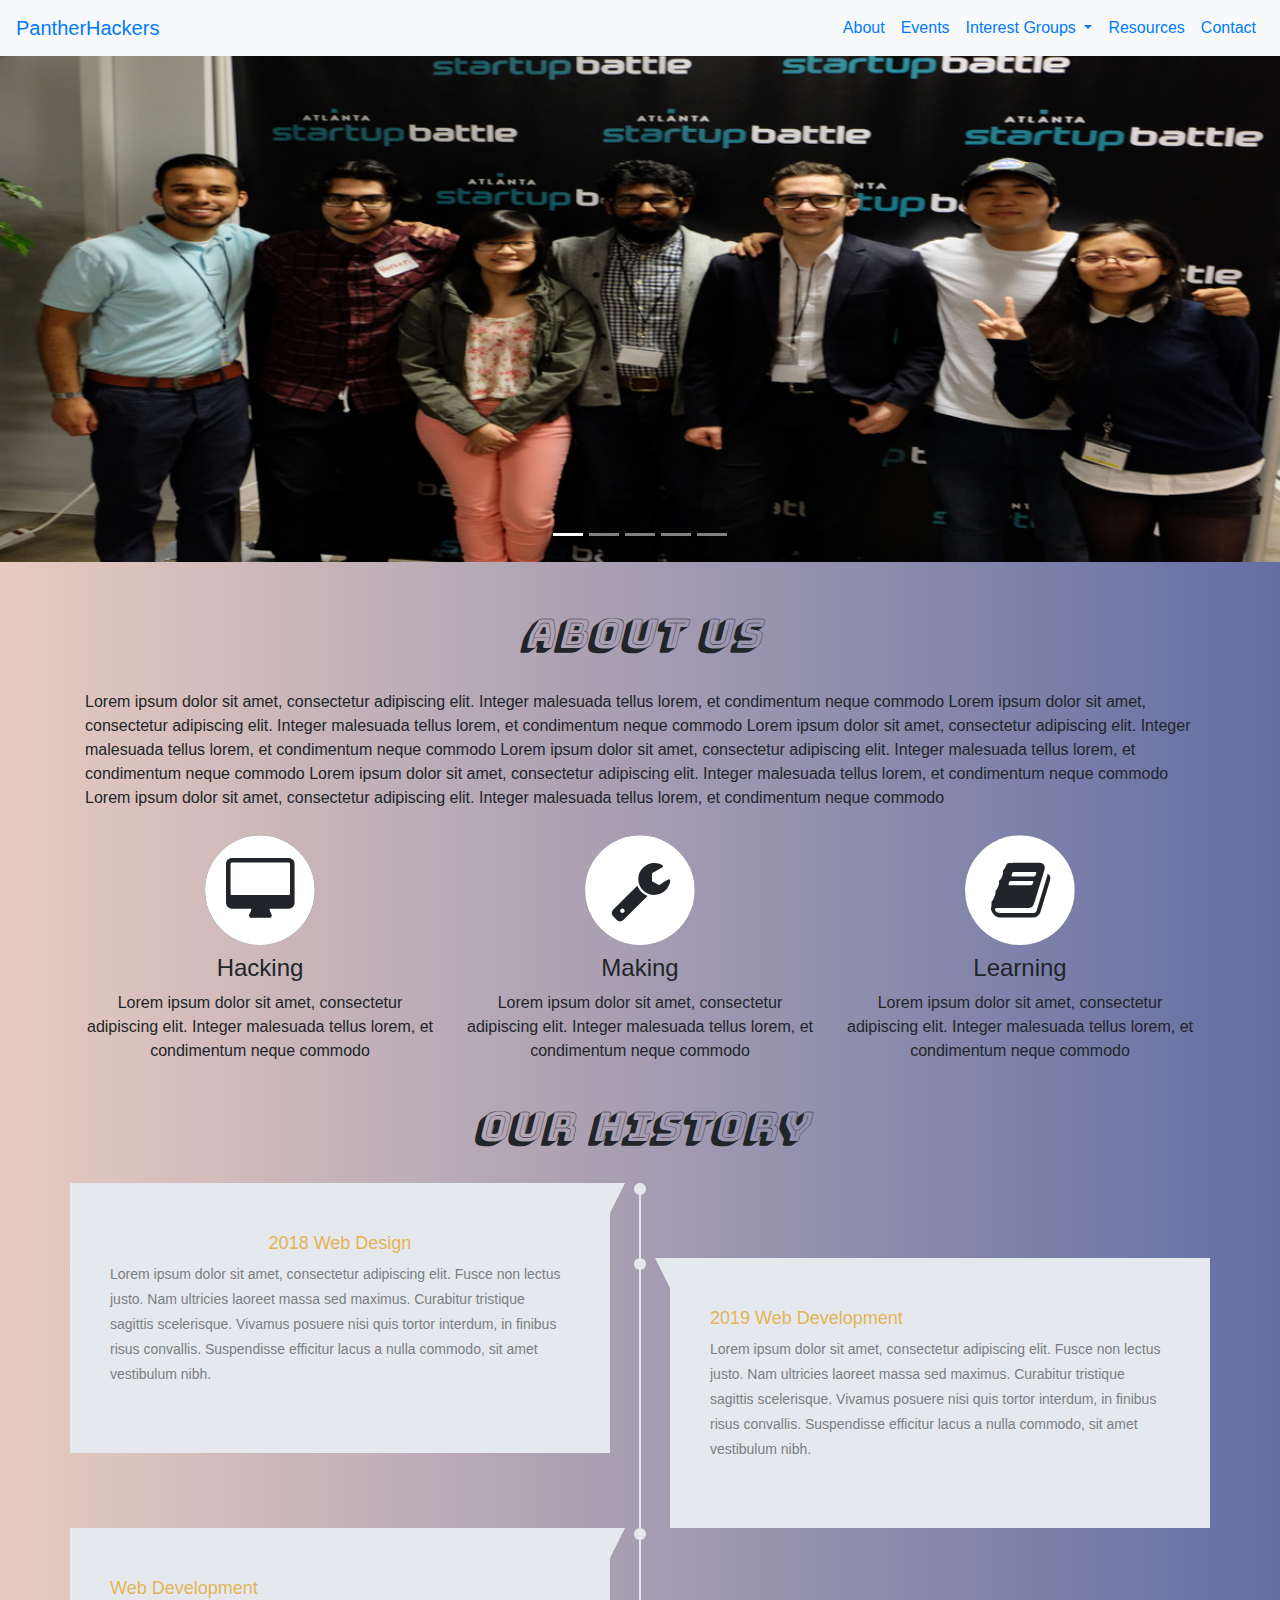
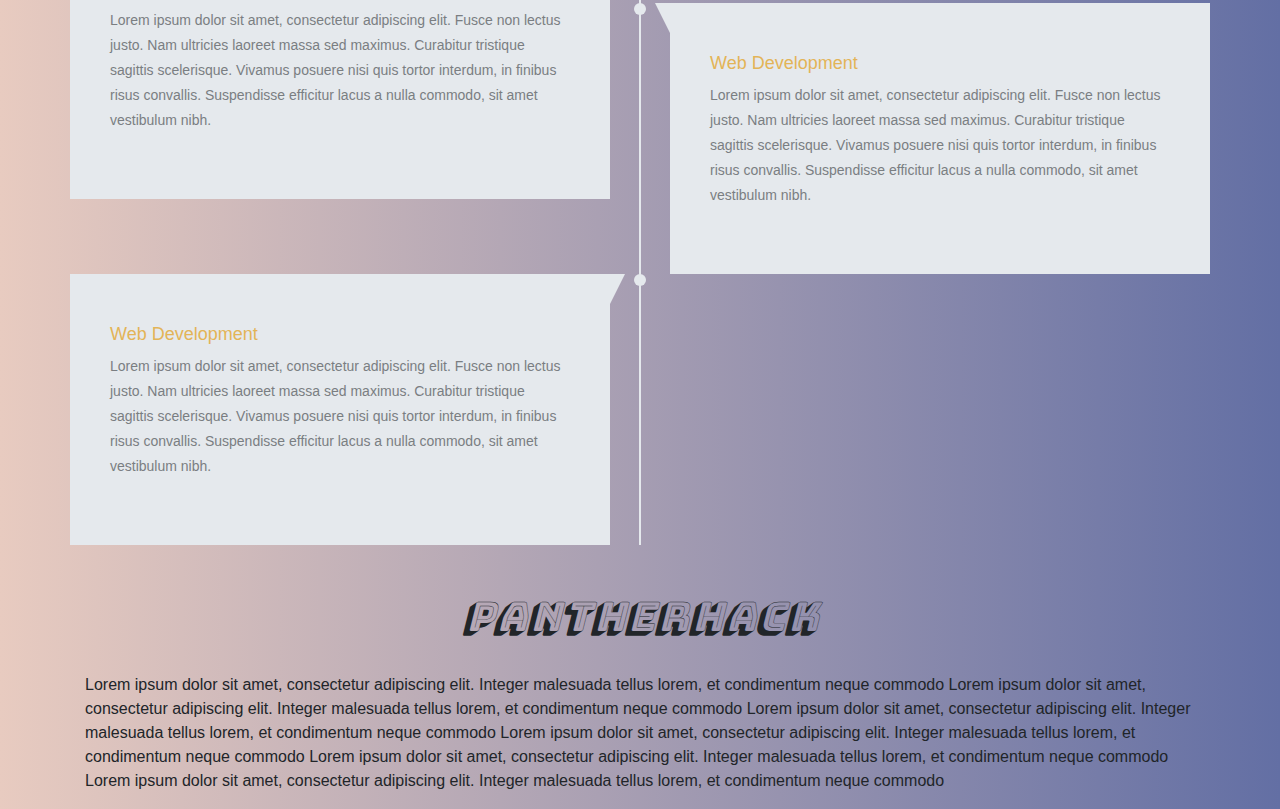
<file: about.html>
<!DOCTYPE html>
<html>
    <head>
        <meta charset="utf-8">
        <meta name = "viewport" content="width=device-width, initial-scale=1">
        <link rel="stylesheet" href="https://stackpath.bootstrapcdn.com/bootstrap/4.3.1/css/bootstrap.min.css" integrity="sha384-ggOyR0iXCbMQv3Xipma34MD+dH/1fQ784/j6cY/iJTQUOhcWr7x9JvoRxT2MZw1T" crossorigin="anonymous">
         <!-- Social Media Icons-->
        <link rel="stylesheet" type="text/css" href="css/about.css">
        <link rel="stylesheet" href="https://cdnjs.cloudflare.com/ajax/libs/font-awesome/4.7.0/css/font-awesome.min.css">
        <link href="https://fonts.googleapis.com/css?family=Bungee+Shade&display=swap" rel="stylesheet">
        
        
        <title>About Us</title>
    </head>
    <body>

      <!--The NavBar-->
      <header>
          <nav class="navbar navbar-default navbar-expand-md bg-light fixed-top">
              <a class="navbar-brand" href="index.html">
                PantherHackers
              </a>
              <button class="navbar-toggler" type="button" data-toggle="collapse" data-target="#navbarNavDropdown" aria-controls="navbarNavDropdown" aria-expanded="false" aria-label="Toggle navigation">
                <span class="navbar-toggler-icon"></span>
              </button>

              <div class="collapse navbar-collapse" id="navbarNavDropdown">
                <ul class="navbar-nav ml-auto">
                 
                  <li class="nav-item">
                    <a class="nav-link" href="about.html">About</a>
                  </li>

                  <li class="nav-item">
                    <a class="nav-link" href="events.html">Events</a>
                  </li>
             <!-- Drop down portion of the nav bar-->                
                  <li class="nav-item dropdown">
                    <a class="nav-link dropdown-toggle" href="#" id="navbarDropdownMenuLink" data-toggle="dropdown" aria-haspopup="true" aria-expanded="false">
                      Interest Groups
                    </a>
                    <div class="dropdown-menu" aria-labelledby="navbarDropdownMenuLink">
                      <a class="dropdown-item" href="ios.html">IOS Development</a>
                      <a class="dropdown-item" href="#">Pantheress</a>
                      <a class="dropdown-item" href="#">Robotics</a>
                      <a class="dropdown-item" href="#">CyberSecurity</a>
                      <a class="dropdown-item" href="#">CTCI</a>
                      <a class="dropdown-item" href="#">Start Ups</a>
                    </div>
                  </li>
                  <li class="nav-item">
                          <a class="nav-link" href="#">Resources</a>
                  </li>
                  <li class="nav-item">
                          <a class="nav-link" href="#" data-toggle="modal" data-target="#ContactUsModal">Contact</a>
                  </li>
                </ul>
              </div>
            </nav>

           <!-- Modals for Nav Bar (Contact)-->
             <div class="modal fade " tabindex="-1" role="dialog" id=ContactUsModal>
                  <div class="modal-dialog" role="document">
                    <div class="modal-content">
                      <div class="modal-header">
                        <h5 class="modal-title">Want to Chat?</h5>
                        <button type="button" class="close" data-dismiss="modal" aria-label="Close">
                          <span aria-hidden="true">&times;</span>
                        </button>
                      </div>
                      <div class="modal-body">
                        <div class= "container">
                            
                          <div class="row">
                                <div class="col-sm-6">
                               <em>PantherHackers HQ</em>
                                <p>55 Gilmer St SE <br> 
                                  Atlanta,GA 30303
                                </p>
                                 
                                </div>
                                <div class="col-sm-6">
                                    Email Form goes here
                                  </div>
                              </div>
            

                        </div>
                       
                      </div>
                      <div class="modal-footer justify-content-between">
                      
                              <a href="https://twitter.com/pantherhackers?lang=en" class="fa fa-twitter fa-2x "></a>
                              <a href="https://join.slack.com/t/pantherhackers/shared_invite/enQtNTgzMzU2MDI2MzczLTFhZjgxNWY5MTI2NWYzMTVmOTJiMTBlODIxNWJmODdiOWY1NTBhYWQwZmFiMWE0NWRlZDEyMDM2MmEwYzQwOTQ" class="fa fa-slack fa-2x"></a>
                              <a href="https://www.instagram.com/pantherhackers/" class="fa fa-instagram fa-2x"></a>
                              <a href ="https://www.linkedin.com/company/12177373" class="fa fa-linkedin fa-2x"></a>
                              <a href="https://www.facebook.com/PantherHackers/" class="fa fa-facebook fa-2x"></a>
                             
                              
                      </div>
                    </div>
                  </div>
                </div> 
      </header>

      <!--Image Scrolling-->
      <div id="carouselExampleIndicators" class="carousel slide carousel-fade" data-ride="carousel">
          <ol class="carousel-indicators">
            <li data-target="#carouselExampleIndicators" data-slide-to="0" class="active"></li>
            <li data-target="#carouselExampleIndicators" data-slide-to="1"></li>
            <li data-target="#carouselExampleIndicators" data-slide-to="2"></li>
            <li data-target="#carouselExampleIndicators" data-slide-to="3"></li>
            <li data-target="#carouselExampleIndicators" data-slide-to="4"></li>

          </ol>
          <div class="carousel-inner">
            <div class="carousel-item active">
              <img class="d-block w-100 images" src="images/Caro0_1200x480.jpg" alt="First slide">
            </div>
            <div class="carousel-item">
              <img class="d-block w-100 images" src="images/Caro1_1200x480.jpg" alt="Second slide">
            </div>
            <div class="carousel-item">
              <img class="d-block w-100 images" src="images/Caro2_1200x480.jpg" alt="Third slide">
            </div>
            <div class="carousel-item">
              <img class="d-block w-100 images" src="images/Caro3_1200x480.jpg" alt="Third slide">
            </div>
            <div class="carousel-item">
              <img class="d-block w-100 images" src="images/Caro4_1200x480.jpg" alt="Third slide">
            </div>
            </div>
          </div>
        
       

      <!--The Main Container-->
      <div class="container" id="main_container">
        <br>
      <!-- The About us Section-->  
        <div class="row" id="AboutUs_container">
      
           <div class="col-lg-12">
              <br> 
              <h1 class="text-center headings"><i>About Us</i></h1>
              <p>
                <br>
                 Lorem ipsum dolor sit amet, consectetur adipiscing elit. Integer malesuada tellus lorem, et condimentum neque commodo
                 Lorem ipsum dolor sit amet, consectetur adipiscing elit. Integer malesuada tellus lorem, et condimentum neque commodo
                 Lorem ipsum dolor sit amet, consectetur adipiscing elit. Integer malesuada tellus lorem, et condimentum neque commodo
                 Lorem ipsum dolor sit amet, consectetur adipiscing elit. Integer malesuada tellus lorem, et condimentum neque commodo
                 Lorem ipsum dolor sit amet, consectetur adipiscing elit. Integer malesuada tellus lorem, et condimentum neque commodo
                 Lorem ipsum dolor sit amet, consectetur adipiscing elit. Integer malesuada tellus lorem, et condimentum neque commodo
     
     
              </p>
           </div>
     
        </div>
      <!--Icons Section-->
      <div class="row justify-content-md-center" id="Icons_container">

          <div class="col-lg-4 icons">
        
              <span class="fa-stack fa-4x">
                  <i class="fa fa-circle fa-stack-2x icon-border"></i>
                  <i class="fa fa-circle fa-stack-2x icon-background"></i>
                  <i class="fa fa-desktop fa-stack-1x"></i>
              </span>
              <h4 class="text-center">Hacking</h4>
              <p class="text-center">Lorem ipsum dolor sit amet, consectetur adipiscing elit. Integer malesuada tellus lorem, et condimentum neque commodo
              </p>
          </div>
  
          <div class="col-lg-4 icons">
              <span class="fa-stack fa-4x">
                <i class="fa fa-circle fa-stack-2x icon-border"></i>
                <i class="fa fa-circle fa-stack-2x icon-background"></i>
                <i class="fa fa-wrench fa-stack-1x"></i>
                </span>
              <h4 class="text-center">Making</h4>
              <p class="text-center">Lorem ipsum dolor sit amet, consectetur adipiscing elit. Integer malesuada tellus lorem, et condimentum neque commodo
              </p>
            </div>
  
            <div class="col-lg-4 icons">
              <span class="fa-stack fa-4x">
                <i class="fa fa-circle fa-stack-2x icon-border"></i>
                <i class="fa fa-circle fa-stack-2x icon-background"></i>
                <i class="fa fa-book fa-stack-1x" ></i>
              </span>
              <h4 class="text-center">Learning</h4>
              <p class="text-center">Lorem ipsum dolor sit amet, consectetur adipiscing elit. Integer malesuada tellus lorem, et condimentum neque commodo
              </p>
            </div>
      </div>

      <div class="row" class="timeline">
      
          <div class="row">
                  <div class="col-md-12">
                    <br>
                      <h1 class="text-center headings"><i>Our History</i></h1>
                      <br>
                  <div class="main-timeline">
                          
                        <div class="timeline">
                              <div class="timeline-icon"></div>
                              <div class="timeline-content right">
                                  <h4 class="title text-center">2018 Web Design</h4>
                                  <p class="description">
                                      Lorem ipsum dolor sit amet, consectetur adipiscing elit. Fusce non lectus justo. Nam ultricies laoreet massa sed maximus. Curabitur tristique sagittis scelerisque. Vivamus posuere nisi quis tortor interdum, in finibus risus convallis. Suspendisse efficitur lacus a nulla commodo, sit amet vestibulum nibh.
                                  </p>
                              </div>
                          </div>
      
                        <div class="timeline">
                              <div class="timeline-icon"></div>
                              <div class="timeline-content">
                                  <h4 class="title">2019 Web Development</h4>
                                  <p class="description">
                                      Lorem ipsum dolor sit amet, consectetur adipiscing elit. Fusce non lectus justo. Nam ultricies laoreet massa sed maximus. Curabitur tristique sagittis scelerisque. Vivamus posuere nisi quis tortor interdum, in finibus risus convallis. Suspendisse efficitur lacus a nulla commodo, sit amet vestibulum nibh.
                                  </p>
                              </div>
                          </div>
      
                          <div class="timeline">
                              <div class="timeline-icon"></div>
                              <div class="timeline-content">
                                  <h4 class="title">Web Development</h4>
                                  <p class="description">
                                      Lorem ipsum dolor sit amet, consectetur adipiscing elit. Fusce non lectus justo. Nam ultricies laoreet massa sed maximus. Curabitur tristique sagittis scelerisque. Vivamus posuere nisi quis tortor interdum, in finibus risus convallis. Suspendisse efficitur lacus a nulla commodo, sit amet vestibulum nibh.
                                  </p>
                              </div>
                          </div>
      
                          <div class="timeline">
                              <div class="timeline-icon"></div>
                              <div class="timeline-content">
                                  <h4 class="title">Web Development</h4>
                                  <p class="description">
                                      Lorem ipsum dolor sit amet, consectetur adipiscing elit. Fusce non lectus justo. Nam ultricies laoreet massa sed maximus. Curabitur tristique sagittis scelerisque. Vivamus posuere nisi quis tortor interdum, in finibus risus convallis. Suspendisse efficitur lacus a nulla commodo, sit amet vestibulum nibh.
                                  </p>
                              </div>
                          </div>

                          <div class="timeline">
                              <div class="timeline-icon"></div>
                              <div class="timeline-content">
                                  <h4 class="title">Web Development</h4>
                                  <p class="description">
                                      Lorem ipsum dolor sit amet, consectetur adipiscing elit. Fusce non lectus justo. Nam ultricies laoreet massa sed maximus. Curabitur tristique sagittis scelerisque. Vivamus posuere nisi quis tortor interdum, in finibus risus convallis. Suspendisse efficitur lacus a nulla commodo, sit amet vestibulum nibh.
                                  </p>
                              </div>
                          </div>

      
      
                  </div>
          
                </div>
              </div>
          </div>
          <br>
     
          <div class="row" id="Pantherhack">
      
              <div class="col-lg-12">
                 <br> 
                 <h1 class="text-center headings"><i>PantherHack</i></h1>
                 <p>
                   <br>
                    Lorem ipsum dolor sit amet, consectetur adipiscing elit. Integer malesuada tellus lorem, et condimentum neque commodo
                    Lorem ipsum dolor sit amet, consectetur adipiscing elit. Integer malesuada tellus lorem, et condimentum neque commodo
                    Lorem ipsum dolor sit amet, consectetur adipiscing elit. Integer malesuada tellus lorem, et condimentum neque commodo
                    Lorem ipsum dolor sit amet, consectetur adipiscing elit. Integer malesuada tellus lorem, et condimentum neque commodo
                    Lorem ipsum dolor sit amet, consectetur adipiscing elit. Integer malesuada tellus lorem, et condimentum neque commodo
                    Lorem ipsum dolor sit amet, consectetur adipiscing elit. Integer malesuada tellus lorem, et condimentum neque commodo
        
        
                 </p>
              </div>
        
           </div>
      </div>    
    <!--End of Container-->      
    


      
      

      <section id="scripts">
            <script src="https://code.jquery.com/jquery-3.3.1.slim.min.js" integrity="sha384-q8i/X+965DzO0rT7abK41JStQIAqVgRVzpbzo5smXKp4YfRvH+8abtTE1Pi6jizo" crossorigin="anonymous"></script>
            <script src="https://cdnjs.cloudflare.com/ajax/libs/popper.js/1.14.7/umd/popper.min.js" integrity="sha384-UO2eT0CpHqdSJQ6hJty5KVphtPhzWj9WO1clHTMGa3JDZwrnQq4sF86dIHNDz0W1" crossorigin="anonymous"></script>
            <script src="https://stackpath.bootstrapcdn.com/bootstrap/4.3.1/js/bootstrap.min.js" integrity="sha384-JjSmVgyd0p3pXB1rRibZUAYoIIy6OrQ6VrjIEaFf/nJGzIxFDsf4x0xIM+B07jRM" crossorigin="anonymous"></script>
          
      </section>
             
    </body>

    </html>
</file>
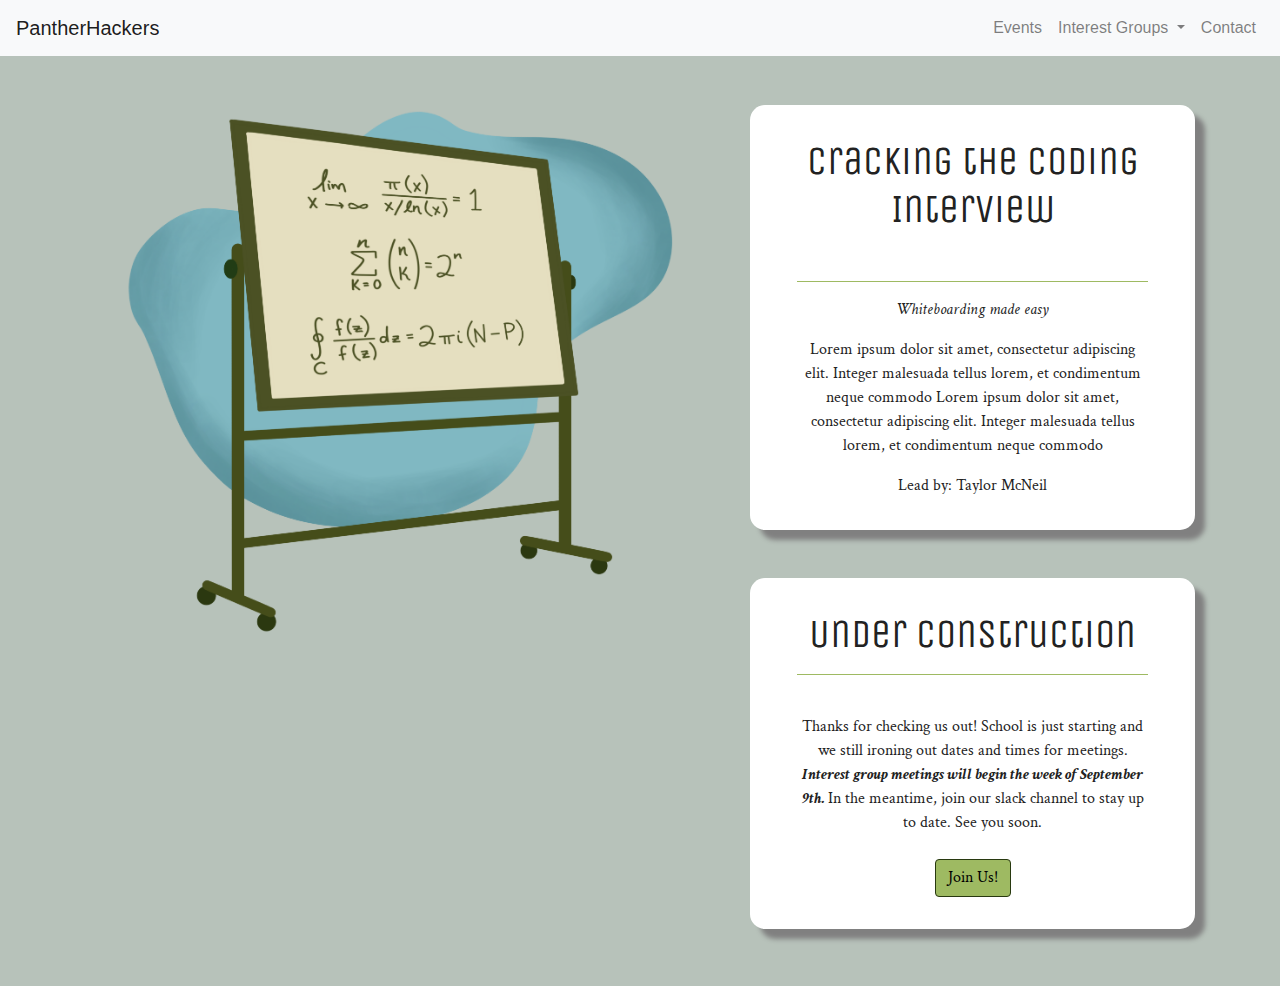
<file: ctci.html>
<!DOCTYPE html>
<html>
    <head>
        <meta charset="utf-8">
        <meta name = "viewport" content="width=device-width, initial-scale=1">
        <link rel="stylesheet" href="https://stackpath.bootstrapcdn.com/bootstrap/4.3.1/css/bootstrap.min.css" integrity="sha384-ggOyR0iXCbMQv3Xipma34MD+dH/1fQ784/j6cY/iJTQUOhcWr7x9JvoRxT2MZw1T" crossorigin="anonymous">
        <link rel="stylesheet" href="https://cdnjs.cloudflare.com/ajax/libs/font-awesome/4.7.0/css/font-awesome.min.css"> <!-- Social Media Icons-->
        <link rel="stylesheet" type="text/css" href="css/ctci.css">
        <link href="https://fonts.googleapis.com/css?family=Crimson+Text|Unica+One" rel="stylesheet">

        
        <title>Cracking the Coding Interview</title>
    </head>
    <body>

            <header>

                    <!-- The Nav Bar-->
                    
                        <nav class="navbar navbar-expand-md navbar-light bg-light fixed-top">
                                <a class="navbar-brand" href="index.html">PantherHackers</a>
                                <button class="navbar-toggler" type="button" data-toggle="collapse" data-target="#navbarNavDropdown" aria-controls="navbarNavDropdown" aria-expanded="false" aria-label="Toggle navigation">
                                  <span class="navbar-toggler-icon"></span>
                                </button>
        
                                <div class="collapse navbar-collapse" id="navbarNavDropdown">
                                  <ul class="navbar-nav ml-auto">
                                   
                                 
        
                                    <li class="nav-item">
                                      <a class="nav-link" href="events.html">Events</a>
                                    </li>
        
                    <!-- Drop down portion of the nav bar-->                
                                    <li class="nav-item dropdown">
                                      <a class="nav-link dropdown-toggle" href="#" id="navbarDropdownMenuLink" data-toggle="dropdown" aria-haspopup="true" aria-expanded="false">
                                        Interest Groups
                                      </a>
                                      <div class="dropdown-menu" aria-labelledby="navbarDropdownMenuLink">
                                        <a class="dropdown-item" href="ios.html">IOS Development</a>
                                        <a class="dropdown-item" href="pantheress.html">Pantheress</a>
                                        <a class="dropdown-item" href="robotics.html">Robotics</a>
                                        <a class="dropdown-item" href="cybersecurity.html">CyberSecurity</a>
                                        <a class="dropdown-item" href="ctci.html">CTCI</a>
                                        <a class="dropdown-item" href="https://ecodrop.tech/">Ecodrop</a>
                                      </div>
                                    </li>
                                    <!--
                                    <li class="nav-item">
                                            <a class="nav-link" href="resources.html">Resources</a>
                                    </li> -->
                                    <li class="nav-item">
                                            <a class="nav-link" href="#" data-toggle="modal" data-target="#ContactUsModal">Contact</a>
                                    </li>
                                  </ul>
                                </div>
                              </nav>
        
                 
        
                        <!-- Modals for Nav Bar (Contact)-->
                            <div class="modal fade " tabindex="-1" role="dialog" id=ContactUsModal>
                                    <div class="modal-dialog" role="document">
                                      <div class="modal-content">
                                        <div class="modal-header">
                                          <h5 class="modal-title">Want to Chat?</h5>
                                          <button type="button" class="close" data-dismiss="modal" aria-label="Close">
                                            <span aria-hidden="true">&times;</span>
                                          </button>
                                        </div>
                                        <div class="modal-body">
                                          <p>Modal body text goes here.</p>
                                        </div>
                                        <div class="modal-footer justify-content-between">
                                        
                                                <a href="https://twitter.com/pantherhackers?lang=en" class="fa fa-twitter fa-2x "></a>
                                                <a href="https://join.slack.com/t/pantherhackers/shared_invite/enQtNTgzMzU2MDI2MzczLTFhZjgxNWY5MTI2NWYzMTVmOTJiMTBlODIxNWJmODdiOWY1NTBhYWQwZmFiMWE0NWRlZDEyMDM2MmEwYzQwOTQ" class="fa fa-slack fa-2x"></a>
                                                <a href="https://www.instagram.com/pantherhackers/" class="fa fa-instagram fa-2x"></a>
                                                <a href ="https://www.linkedin.com/company/12177373" class="fa fa-linkedin fa-2x"></a>
                                                <a href="https://www.facebook.com/PantherHackers/" class="fa fa-facebook fa-2x"></a>
                                               
                                                
                                        </div>
                                      </div>
                                    </div>
                                  </div>        
                </header>

        <!--Main Content-->
        <div class="background">
           
         <div class="container">
          <div class="row" id="UpperPortion">
               <div class="col-lg-7">
                     <img src="images/CTCI.PNG" class="img-fluid">
                </div>
                <div class="col-lg-5 d-flex ">
                  
                        <div class="container ">
                           
    
                           <br class="d-none d-lg-block">
                           <br class="d-none d-lg-block">
                          
                            <div class ="row text-box text-center ">
                                <div class="col-lg-12 animated lightSpeedIn delay-1s">
                                        <h1 class="text-center">Cracking the Coding Interview</h1>
                                        <br>
                                        <hr>
                                        
                                     
                                      
                                        <p class="text-center"><em>Whiteboarding made easy<br></em></p>
                                        <p>Lorem ipsum dolor sit amet, consectetur adipiscing elit. Integer malesuada tellus lorem, et condimentum neque commodo
                                                Lorem ipsum dolor sit amet, consectetur adipiscing elit. Integer malesuada tellus lorem, et condimentum neque commodo
                                                
                                                </p>
                                        <p>Lead by: Taylor McNeil</p>
                                </div>
                                    
                            </div>
                     
    <br>
    <br>
                            <div class ="row text-box text-center">
                                    <div class="col-lg-12 animated lightSpeedIn delay-1s">
                                    <h1 class="PantherHackersTitle">Under Construction</h1>
                                    <hr>
                                    <br>
                                    
                                    <p>Thanks for checking us out! School is just starting and we still ironing out dates and times for meetings. <b><em> Interest group meetings will begin the week of September 9th.</em> </b> In the meantime, join our slack channel to stay up to date. See you soon.
                                        <br><br>
                                        <a href="https://join.slack.com/t/pantherhackers/shared_invite/enQtNTgzMzU2MDI2MzczLTFhZjgxNWY5MTI2NWYzMTVmOTJiMTBlODIxNWJmODdiOWY1NTBhYWQwZmFiMWE0NWRlZDEyMDM2MmEwYzQwOTQ"><button type="button" class="btn btn-primary ">Join Us!</button></a>
                                    </p>
                                   </div>
                            </div>
                            
                           
        
                       </div> 
                        
                          
                      
                      </div>              
      
                </div> 
             
    
                   
    
    </div>
    
                  
         

     <script src="https://code.jquery.com/jquery-3.3.1.slim.min.js" integrity="sha384-q8i/X+965DzO0rT7abK41JStQIAqVgRVzpbzo5smXKp4YfRvH+8abtTE1Pi6jizo" crossorigin="anonymous"></script>
     <script src="https://cdnjs.cloudflare.com/ajax/libs/popper.js/1.14.7/umd/popper.min.js" integrity="sha384-UO2eT0CpHqdSJQ6hJty5KVphtPhzWj9WO1clHTMGa3JDZwrnQq4sF86dIHNDz0W1" crossorigin="anonymous"></script>
     <script src="https://stackpath.bootstrapcdn.com/bootstrap/4.3.1/js/bootstrap.min.js" integrity="sha384-JjSmVgyd0p3pXB1rRibZUAYoIIy6OrQ6VrjIEaFf/nJGzIxFDsf4x0xIM+B07jRM" crossorigin="anonymous"></script>
   
    
    </body>

</html>
</file>
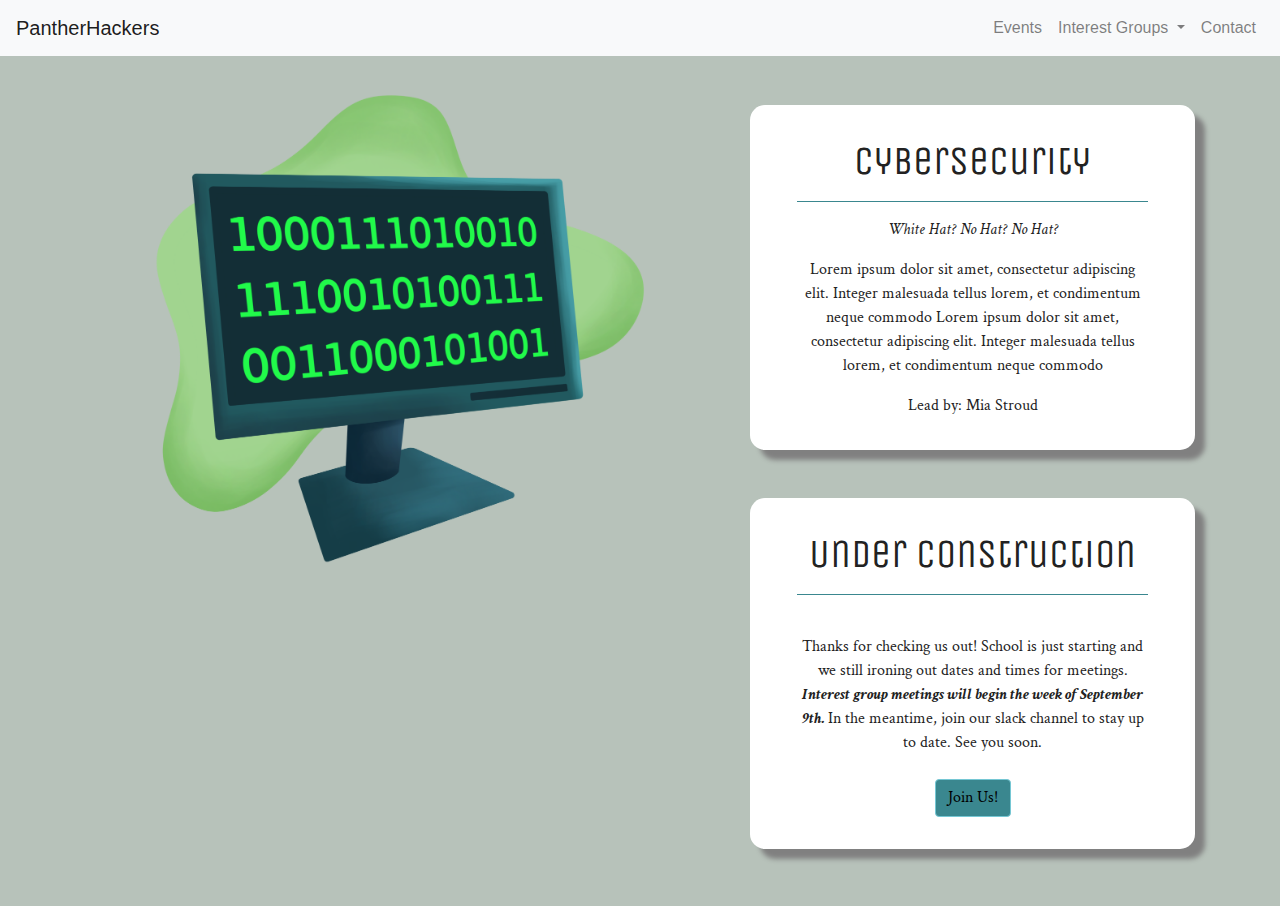
<file: cybersecurity.html>
<!DOCTYPE html>
<html>
    <head>
        <meta charset="utf-8">
        <meta name = "viewport" content="width=device-width, initial-scale=1">
        <link rel="stylesheet" href="https://stackpath.bootstrapcdn.com/bootstrap/4.3.1/css/bootstrap.min.css" integrity="sha384-ggOyR0iXCbMQv3Xipma34MD+dH/1fQ784/j6cY/iJTQUOhcWr7x9JvoRxT2MZw1T" crossorigin="anonymous">
        <link rel="stylesheet" href="https://cdnjs.cloudflare.com/ajax/libs/font-awesome/4.7.0/css/font-awesome.min.css"> <!-- Social Media Icons-->
        <link rel="stylesheet" type="text/css" href="css/cybersecurity.css">
        <link href="https://fonts.googleapis.com/css?family=Crimson+Text|Unica+One" rel="stylesheet">

        
        <title>CyberSecurity</title>
    </head>
    <body>

            <header>

                    <!-- The Nav Bar-->
                    
                        <nav class="navbar navbar-expand-md navbar-light bg-light fixed-top">
                                <a class="navbar-brand" href="index.html">PantherHackers</a>
                                <button class="navbar-toggler" type="button" data-toggle="collapse" data-target="#navbarNavDropdown" aria-controls="navbarNavDropdown" aria-expanded="false" aria-label="Toggle navigation">
                                  <span class="navbar-toggler-icon"></span>
                                </button>
        
                                <div class="collapse navbar-collapse" id="navbarNavDropdown">
                                  <ul class="navbar-nav ml-auto">
                                   
                                 
        
                                    <li class="nav-item">
                                      <a class="nav-link" href="events.html">Events</a>
                                    </li>
        
                    <!-- Drop down portion of the nav bar-->                
                                    <li class="nav-item dropdown">
                                      <a class="nav-link dropdown-toggle" href="#" id="navbarDropdownMenuLink" data-toggle="dropdown" aria-haspopup="true" aria-expanded="false">
                                        Interest Groups
                                      </a>
                                      <div class="dropdown-menu" aria-labelledby="navbarDropdownMenuLink">
                                        <a class="dropdown-item" href="ios.html">IOS Development</a>
                                        <a class="dropdown-item" href="pantheress.html">Pantheress</a>
                                        <a class="dropdown-item" href="robotics.html">Robotics</a>
                                        <a class="dropdown-item" href="cybersecurity.html">CyberSecurity</a>
                                        <a class="dropdown-item" href="ctci.html">CTCI</a>
                                        <a class="dropdown-item" href="https://ecodrop.tech/">Ecodrop</a>
                                      </div>
                                    </li>
                                    <!--
                                    <li class="nav-item">
                                            <a class="nav-link" href="resources.html">Resources</a>
                                    </li> -->
                                    <li class="nav-item">
                                            <a class="nav-link" href="#" data-toggle="modal" data-target="#ContactUsModal">Contact</a>
                                    </li>
                                  </ul>
                                </div>
                              </nav>
        
                 
        
                        <!-- Modals for Nav Bar (Contact)-->
                            <div class="modal fade " tabindex="-1" role="dialog" id=ContactUsModal>
                                    <div class="modal-dialog" role="document">
                                      <div class="modal-content">
                                        <div class="modal-header">
                                          <h5 class="modal-title">Want to Chat?</h5>
                                          <button type="button" class="close" data-dismiss="modal" aria-label="Close">
                                            <span aria-hidden="true">&times;</span>
                                          </button>
                                        </div>
                                        <div class="modal-body">
                                          <p>Modal body text goes here.</p>
                                        </div>
                                        <div class="modal-footer justify-content-between">
                                        
                                                <a href="https://twitter.com/pantherhackers?lang=en" class="fa fa-twitter fa-2x "></a>
                                                <a href="https://join.slack.com/t/pantherhackers/shared_invite/enQtNTgzMzU2MDI2MzczLTFhZjgxNWY5MTI2NWYzMTVmOTJiMTBlODIxNWJmODdiOWY1NTBhYWQwZmFiMWE0NWRlZDEyMDM2MmEwYzQwOTQ" class="fa fa-slack fa-2x"></a>
                                                <a href="https://www.instagram.com/pantherhackers/" class="fa fa-instagram fa-2x"></a>
                                                <a href ="https://www.linkedin.com/company/12177373" class="fa fa-linkedin fa-2x"></a>
                                                <a href="https://www.facebook.com/PantherHackers/" class="fa fa-facebook fa-2x"></a>
                                               
                                                
                                        </div>
                                      </div>
                                    </div>
                                  </div>        
                </header>

        <!--Main Content-->
        <div class="background">
           
         <div class="container">
          <div class="row" id="UpperPortion">
               <div class="col-lg-7">
                     <img src="images/Cyber-Security.PNG" class="img-fluid">
                </div>
                <div class="col-lg-5 d-flex ">
                  
                        <div class="container-fluid ">
                           
    
                           <br class="d-none d-lg-block">
                           <br class="d-none d-lg-block">
                          
                            <div class ="row text-box text-center ">
                                <div class="col-lg-12 animated lightSpeedIn delay-1s">
                                        <h1 class="text-center">CyberSecurity</h1>
                                        <hr>
                                     
                                      
                                        <p class="text-center"><em>White Hat? No Hat? No Hat?<br></em></p>
                                        <p>Lorem ipsum dolor sit amet, consectetur adipiscing elit. Integer malesuada tellus lorem, et condimentum neque commodo
                                                Lorem ipsum dolor sit amet, consectetur adipiscing elit. Integer malesuada tellus lorem, et condimentum neque commodo
                                                
                                                </p>
                                        <p>Lead by: Mia Stroud</p>
                                </div>
                                    
                            </div>
                     
    <br>
    <br>
                            <div class ="row text-box text-center">
                                    <div class="col-lg-12 animated lightSpeedIn delay-1s">
                                    <h1 class="PantherHackersTitle">Under Construction</h1>
                                    <hr>
                                    <br>
                                    
                                    <p>Thanks for checking us out! School is just starting and we still ironing out dates and times for meetings. <b><em> Interest group meetings will begin the week of September 9th.</em> </b> In the meantime, join our slack channel to stay up to date. See you soon.
                                        <br><br>
                                        <a href="https://join.slack.com/t/pantherhackers/shared_invite/enQtNTgzMzU2MDI2MzczLTFhZjgxNWY5MTI2NWYzMTVmOTJiMTBlODIxNWJmODdiOWY1NTBhYWQwZmFiMWE0NWRlZDEyMDM2MmEwYzQwOTQ"><button type="button" class="btn btn-primary ">Join Us!</button></a>
                                    </p>
                                   </div>
                            </div>
                            
                           
        
                       </div> 
                        
                          
                      
                      </div>              
      
                </div> 
             
    
                   
    
    </div>
    
                  
         

     <script src="https://code.jquery.com/jquery-3.3.1.slim.min.js" integrity="sha384-q8i/X+965DzO0rT7abK41JStQIAqVgRVzpbzo5smXKp4YfRvH+8abtTE1Pi6jizo" crossorigin="anonymous"></script>
     <script src="https://cdnjs.cloudflare.com/ajax/libs/popper.js/1.14.7/umd/popper.min.js" integrity="sha384-UO2eT0CpHqdSJQ6hJty5KVphtPhzWj9WO1clHTMGa3JDZwrnQq4sF86dIHNDz0W1" crossorigin="anonymous"></script>
     <script src="https://stackpath.bootstrapcdn.com/bootstrap/4.3.1/js/bootstrap.min.js" integrity="sha384-JjSmVgyd0p3pXB1rRibZUAYoIIy6OrQ6VrjIEaFf/nJGzIxFDsf4x0xIM+B07jRM" crossorigin="anonymous"></script>
   
    
    </body>

</html>
</file>
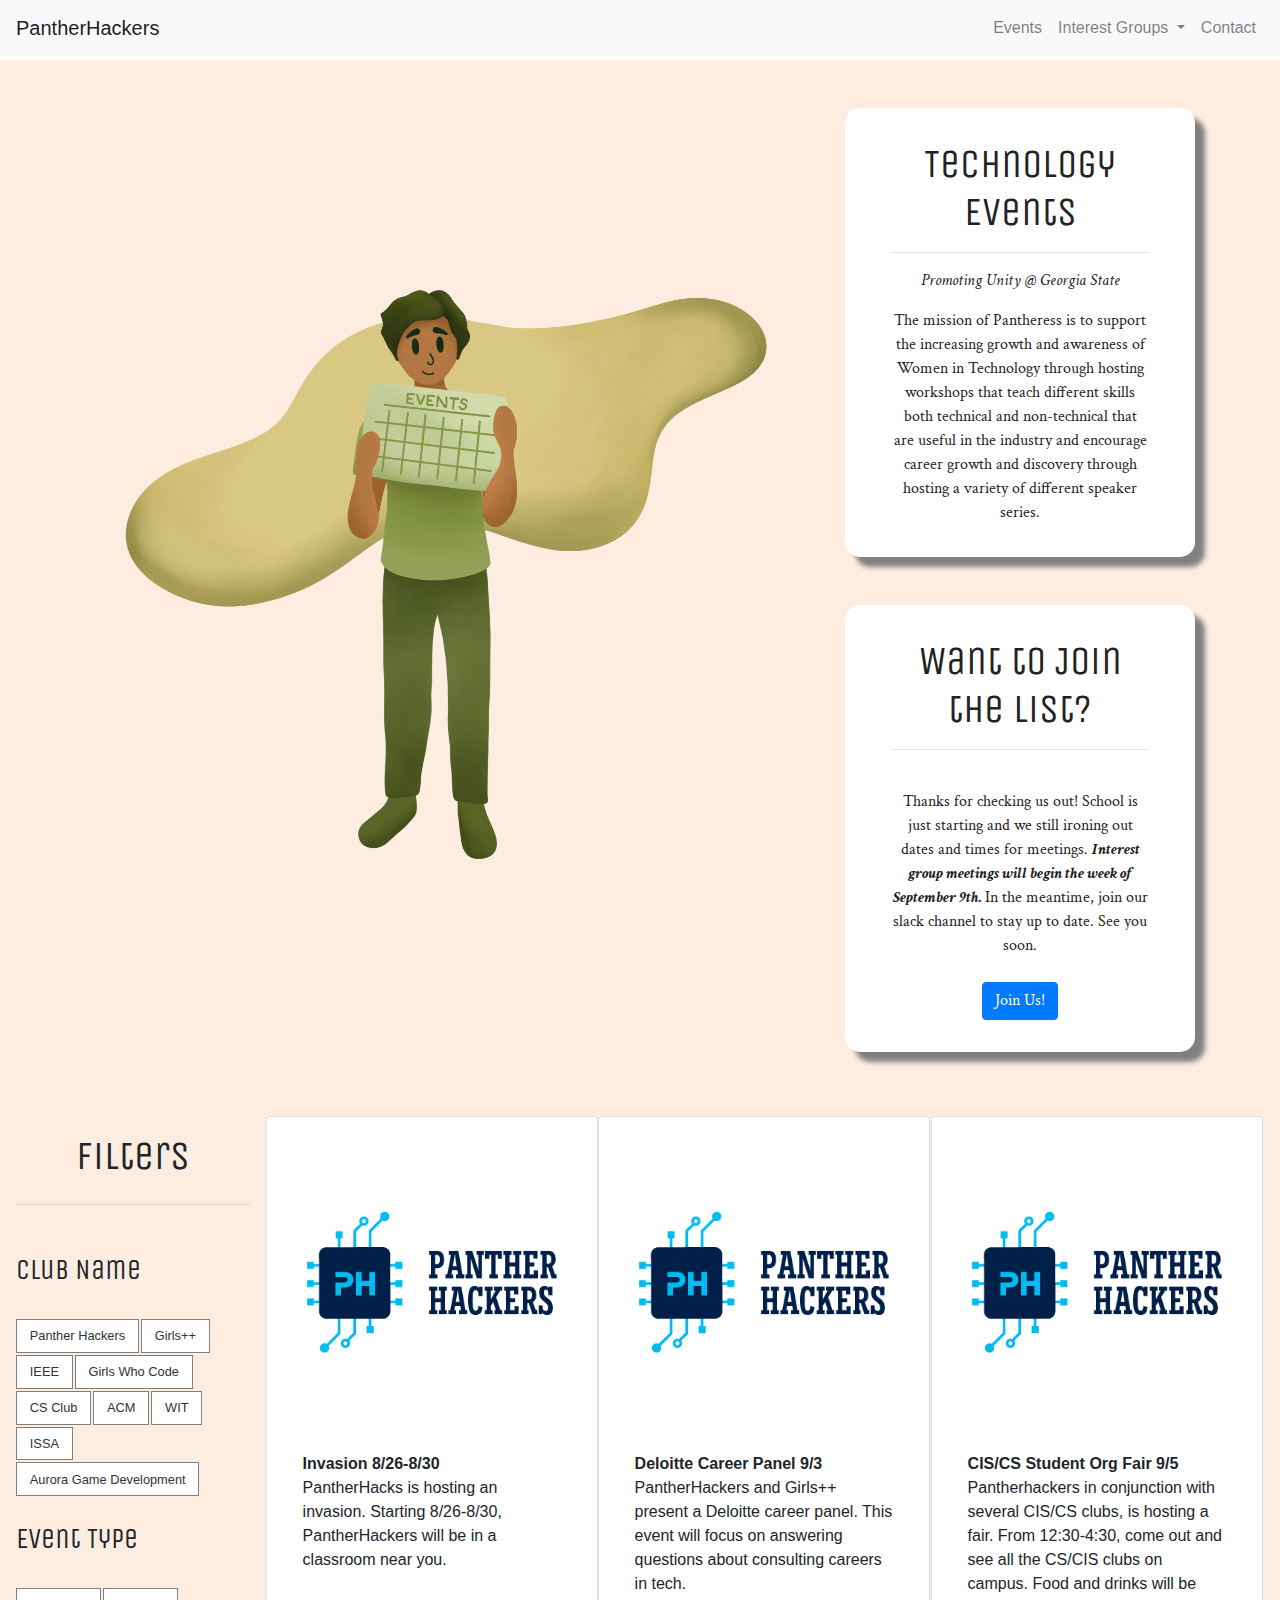
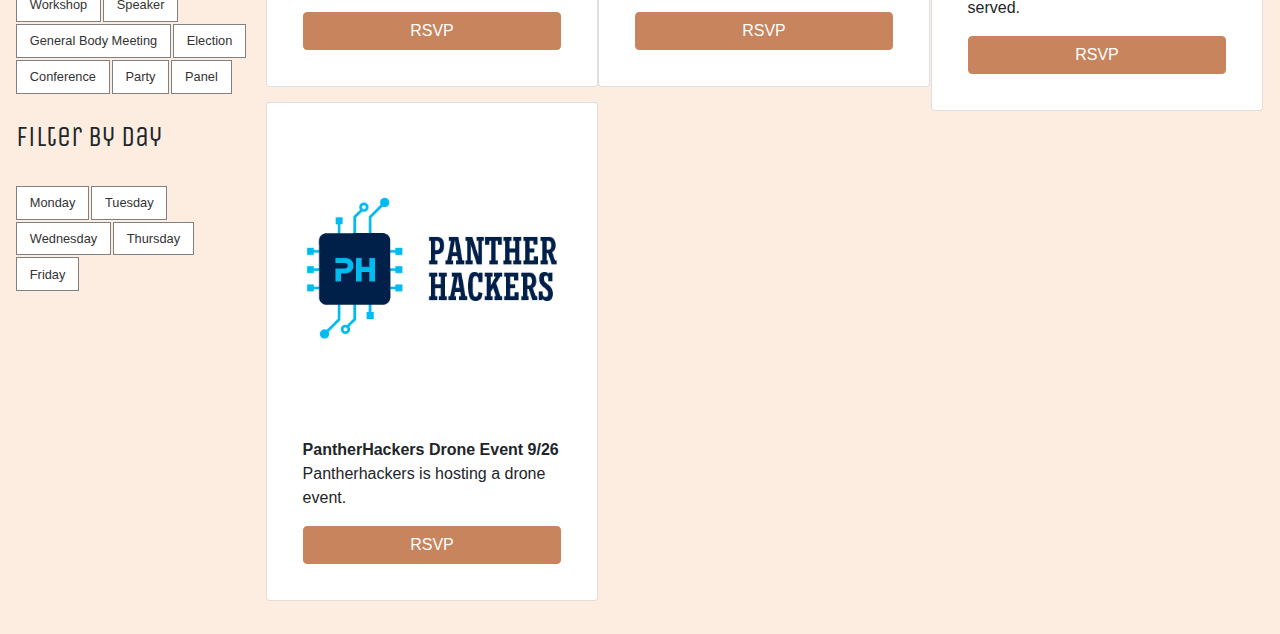
<file: events.html>
<!DOCTYPE html>
<html lang="en-US">

<head>
    <meta charset="UTF-8">
    <meta name="viewport" content="width=device-width, initial-scale=1">
    <title>Isotope Filtering Demo</title>
    <link rel="stylesheet" href="css/events.css" type="text/css" media="all">
    <link rel="stylesheet" href="css/index.css">
    <link rel="stylesheet" href="https://stackpath.bootstrapcdn.com/bootstrap/4.3.1/css/bootstrap.min.css" integrity="sha384-ggOyR0iXCbMQv3Xipma34MD+dH/1fQ784/j6cY/iJTQUOhcWr7x9JvoRxT2MZw1T" crossorigin="anonymous">
    <link href="https://fonts.googleapis.com/css?family=Crimson+Text|Unica+One" rel="stylesheet">
</head>

<body>
    <header>

        <!-- The Nav Bar-->
        
            <nav class="navbar navbar-expand-md navbar-light bg-light fixed-top">
                    <a class="navbar-brand" href="index.html">PantherHackers</a>
                    <button class="navbar-toggler" type="button" data-toggle="collapse" data-target="#navbarNavDropdown" aria-controls="navbarNavDropdown" aria-expanded="false" aria-label="Toggle navigation">
                      <span class="navbar-toggler-icon"></span>
                    </button>

                    <div class="collapse navbar-collapse" id="navbarNavDropdown">
                      <ul class="navbar-nav ml-auto">
                       
                     

                        <li class="nav-item">
                          <a class="nav-link" href="events.html">Events</a>
                        </li>

        <!-- Drop down portion of the nav bar-->                
                        <li class="nav-item dropdown">
                          <a class="nav-link dropdown-toggle" href="#" id="navbarDropdownMenuLink" data-toggle="dropdown" aria-haspopup="true" aria-expanded="false">
                            Interest Groups
                          </a>
                          <div class="dropdown-menu" aria-labelledby="navbarDropdownMenuLink">
                            <a class="dropdown-item" href="ios.html">IOS Development</a>
                            <a class="dropdown-item" href="pantheress.html">Pantheress</a>
                            <a class="dropdown-item" href="robotics.html">Robotics</a>
                            <a class="dropdown-item" href="cybersecurity.html">CyberSecurity</a>
                            <a class="dropdown-item" href="ctci.html">CTCI</a>
                            <a class="dropdown-item" href="https://ecodrop.tech/">Ecodrop</a>
                          </div>
                        </li>
                        <!--
                        <li class="nav-item">
                                <a class="nav-link" href="resources.html">Resources</a>
                        </li>
                      -->
                        <li class="nav-item">
                                <a class="nav-link" href="#" data-toggle="modal" data-target="#ContactUsModal">Contact</a>
                        </li>
                      </ul>
                    </div>
                  </nav>

          
       

            <!-- Modals for Nav Bar (Contact)-->
                <div class="modal fade " tabindex="-1" role="dialog" id=ContactUsModal>
                        <div class="modal-dialog" role="document">
                          <div class="modal-content">
                            <div class="modal-header">
                              <h5 class="modal-title">Want to Chat?</h5>
                              <button type="button" class="close" data-dismiss="modal" aria-label="Close">
                                <span aria-hidden="true">&times;</span>
                              </button>
                            </div>
                            <div class="modal-body">
                              <p>Modal body text goes here.</p>
                            </div>
                            <div class="modal-footer justify-content-between">
                            
                                    <a href="https://twitter.com/pantherhackers?lang=en" class="fa fa-twitter fa-2x "></a>
                                    <a href="https://join.slack.com/t/pantherhackers/shared_invite/enQtNTgzMzU2MDI2MzczLTFhZjgxNWY5MTI2NWYzMTVmOTJiMTBlODIxNWJmODdiOWY1NTBhYWQwZmFiMWE0NWRlZDEyMDM2MmEwYzQwOTQ" class="fa fa-slack fa-2x"></a>
                                    <a href="https://www.instagram.com/pantherhackers/" class="fa fa-instagram fa-2x"></a>
                                    <a href ="https://www.linkedin.com/company/12177373" class="fa fa-linkedin fa-2x"></a>
                                    <a href="https://www.facebook.com/PantherHackers/" class="fa fa-facebook fa-2x"></a>
                                   
                                    
                            </div>
                          </div>
                        </div>
                      </div>        
    </header>
   

<div class="container-fluid header_container">
    <div class="container ">
        <div class="row row align-items-center text-center" id="UpperPortion">
            
            <div class="col-lg-8">
                   <img src="images/Events.PNG" class="img-fluid">
              </div>

              <div class="col-lg-4 d-flex ">
              
                <div class="container ">
                   

                   <br class="d-none d-lg-block">
                   <br class="d-none d-lg-block">
                  
                    <div class ="row text-box  ">
                        <div class="col-lg-12 animated lightSpeedIn delay-1s">
                                <h1>Technology Events</h1>
                                <hr>
                             
                              
                                <p class=""><em>Promoting Unity @ Georgia State<br></em></p>
                                <p>The mission of Pantheress is to support the increasing growth and awareness of Women in Technology through hosting workshops that teach different skills both technical and non-technical that are useful in the industry and encourage career growth and discovery through hosting a variety of different speaker series. </p>
                                
                        </div>
                            
                    </div>
             

                    <div class ="row text-box">
                            <div class="col-lg-12 animated lightSpeedIn delay-1s">
                            <h1 class="PantherHackersTitle">Want to Join the List?</h1>
                            <hr>
                            <br>
                            
                            <p>Thanks for checking us out! School is just starting and we still ironing out dates and times for meetings. <b><em> Interest group meetings will begin the week of September 9th.</em> </b> In the meantime, join our slack channel to stay up to date. See you soon.
                                <br><br>
                                <a href="https://join.slack.com/t/pantherhackers/shared_invite/enQtNTgzMzU2MDI2MzczLTFhZjgxNWY5MTI2NWYzMTVmOTJiMTBlODIxNWJmODdiOWY1NTBhYWQwZmFiMWE0NWRlZDEyMDM2MmEwYzQwOTQ"><button type="button" class="btn btn-primary ">Join Us!</button></a>
                            </p>
                           </div>
                    </div>
                    
                   

               </div> 
                
                  
              
              </div>              

        </div> 
    </div>
  </div>








    

    <main class="main-area">
      
        <nav id="filter" class="filters">
         
          <h1 class="text-center" style="font-family: 'Unica One', Cursive;">Filters</h3>
          <hr class="my-4">
          <br>
            <h3 class="filter-title">Club Name</h3>
            <br>
            <ul class="filter-list" data-filter-group="club">
                <li><a href="javascript:void(0)" data-filter=".pantherhackers">Panther Hackers</a></li>
                <li><a href="javascript:void(0)" data-filter=".girls">Girls++</a></li>
                <li><a href="javascript:void(0)" data-filter=".iee">IEEE</a></li>
                <li><a href="javascript:void(0)" data-filter=".girlswhocode">Girls Who Code</a></li>
                <li><a href="javascript:void(0)" data-filter=".csclub">CS Club</a></li>
                <li><a href="javascript:void(0)" data-filter=".acm">ACM</a></li>
               
                <li><a href="javascript:void(0)" data-filter=".wit">WIT</a></li>
                <li><a href="javascript:void(0)" data-filter=".issa">ISSA</a></li>
                <li><a href="javascript:void(0)" data-filter=".auroragamedevelopment">Aurora Game Development</a></li>
              
            </ul><!-- .subject -->
            <br>
            <h3 class="filter-title">Event Type</h3>
            <br>
            <ul class="filter-list" data-filter-group="type">
                <li><a href="javascript:void(0)" data-filter=".workshop">Workshop</a></li>
                <li><a href="javascript:void(0)" data-filter=".speaker">Speaker</a></li>
                <li><a href="javascript:void(0)" data-filter=".generalbodymeeting">General Body Meeting</a></li>
                <li><a href="javascript:void(0)" data-filter=".election">Election</a></li>
                <li><a href="javascript:void(0)" data-filter=".conference">Conference</a></li>
                <li><a href="javascript:void(0)" data-filter=".party">Party</a></li>
                <li><a href="javascript:void(0)" data-filter=".panel">Panel</a></li>
             
            </ul>
<br>
            <h3 class="filter-title">Filter by Day</h3>
            <br>
            <ul class="filter-list" data-filter-group="author">
                <li><a href="javascript:void(0)" data-filter=".monday">Monday</a></li>
                <li><a href="javascript:void(0)" data-filter=".tuesday">Tuesday</a></li>
                <li><a href="javascript:void(0)" data-filter=".wednesday">Wednesday</a></li>
                <li><a href="javascript:void(0)" data-filter=".thursday">Thursday</a></li>
                <li><a href="javascript:void(0)" data-filter=".friday">Friday</a></li>
         
            </ul>



        </nav><!-- .filters -->

        <br>


        <section class="courses">
<br>
            <div class="card mb-3 course pantherhackers monday tuesday wednesday thursday friday">
                <div class="card-image-cap">
                  <img src="images/Large Logo.png" alt="" class="img-fluid">
                </div>
                <div class="card-body">
                  <strong>Invasion 8/26-8/30</strong>
                  <p>
                      PantherHacks is hosting an invasion. Starting 8/26-8/30, PantherHackers will be in a classroom near you. <br><br>
                  </p>
                  <button class="btn btn-block btn-success">
                    RSVP
                  </button>
                </div>
              </div>
            </div>

            <div class="card mb-3 course tuesday girls wit girlswhocode panel">
                <div class="card-image-cap">
                  <img src="images/Large Logo.png" alt="" class="img-fluid">
                </div>
                <div class="card-body">
                  <strong>
                   Deloitte Career Panel 9/3
                  </strong>
                  <p>
                    PantherHackers and Girls++ present a Deloitte career panel. This event will focus on answering questions about consulting careers in tech.
                    <br>
                  </p>
                  <button class="btn btn-block btn-success">
                    RSVP
                  </button>
                </div>
              </div>
            </div>

            <div class="card mb-3 course pantherhackers wit girls girlswhocode csclub issa acm iee auroragamedevelopment thursday">
                <div class="card-image-cap">
                  <img src="images/Large Logo.png" alt="" class="img-fluid">
                </div>
                <div class="card-body">
                  <strong>
                    CIS/CS Student Org Fair 9/5
                  </strong>
                  <p>
                      Pantherhackers in conjunction with several CIS/CS clubs, is hosting a fair. From 12:30-4:30, come out and see all the CS/CIS clubs on campus. Food and drinks will be served. 
                      
                    </p>
                  <button class="btn btn-block btn-success">
                    RSVP
                  </button>
                </div>
              </div>
            </div>


            <div class="card mb-3 course pantherhackers thursday">
                <div class="card-image-cap">
                  <img src="images/Large Logo.png" alt="" class="img-fluid">
                </div>
                <div class="card-body">
                  <strong>
                    PantherHackers Drone Event 9/26
                  </strong>
                  <p>
                      Pantherhackers is hosting a drone event.
                     
                      
                    </p>
                  <button class="btn btn-block btn-success">
                    RSVP
                  </button>
                </div>
              </div>

              



              
         

            

            

        </section>
      </div>

    </main>
    

    <script src="js/jquery-3.1.1.min.js"></script>
    <script src="js/imagesloaded.pkgd.min.js"></script>
    <script src="js/isotope.pkgd.min.js"></script>
    <script src="js/isotope.settings.js"></script>
    <script src="https://stackpath.bootstrapcdn.com/bootstrap/4.3.1/js/bootstrap.min.js" integrity="sha384-JjSmVgyd0p3pXB1rRibZUAYoIIy6OrQ6VrjIEaFf/nJGzIxFDsf4x0xIM+B07jRM" crossorigin="anonymous"></script>



</body>

</html>
</file>
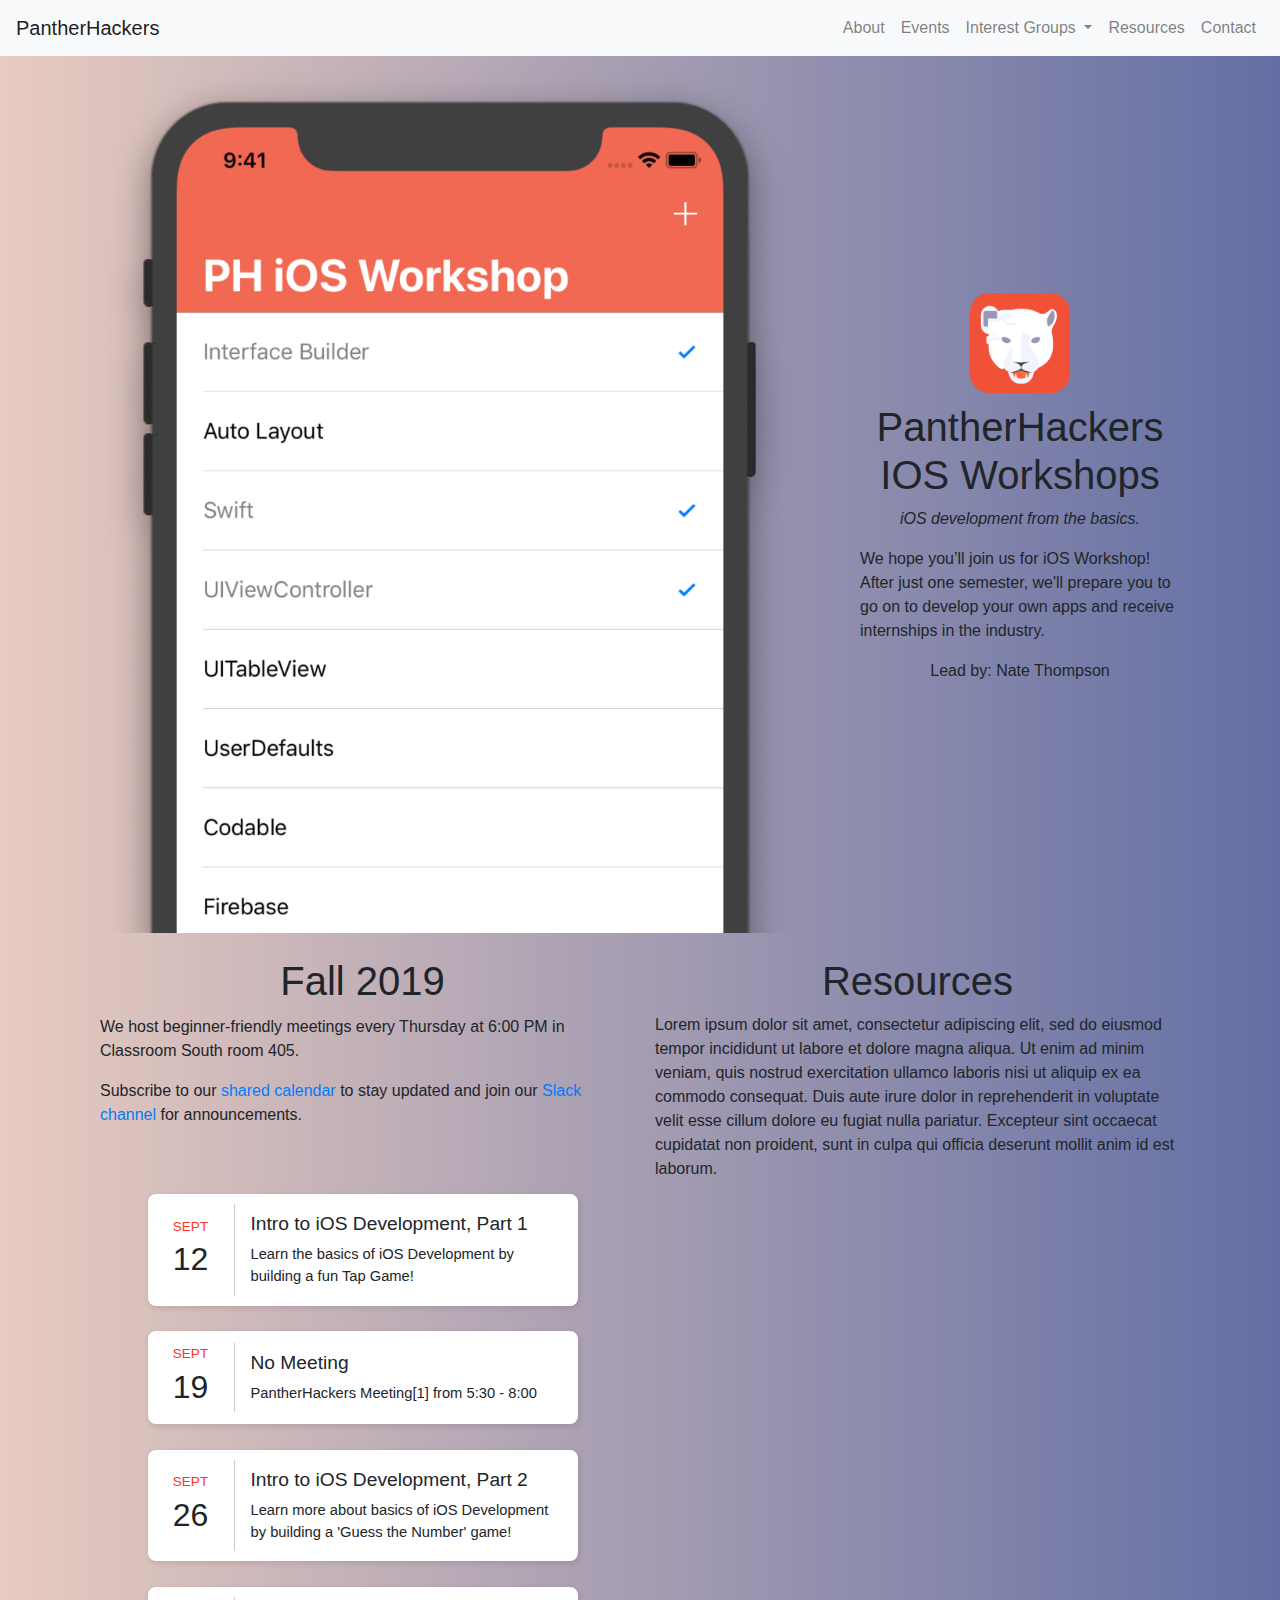
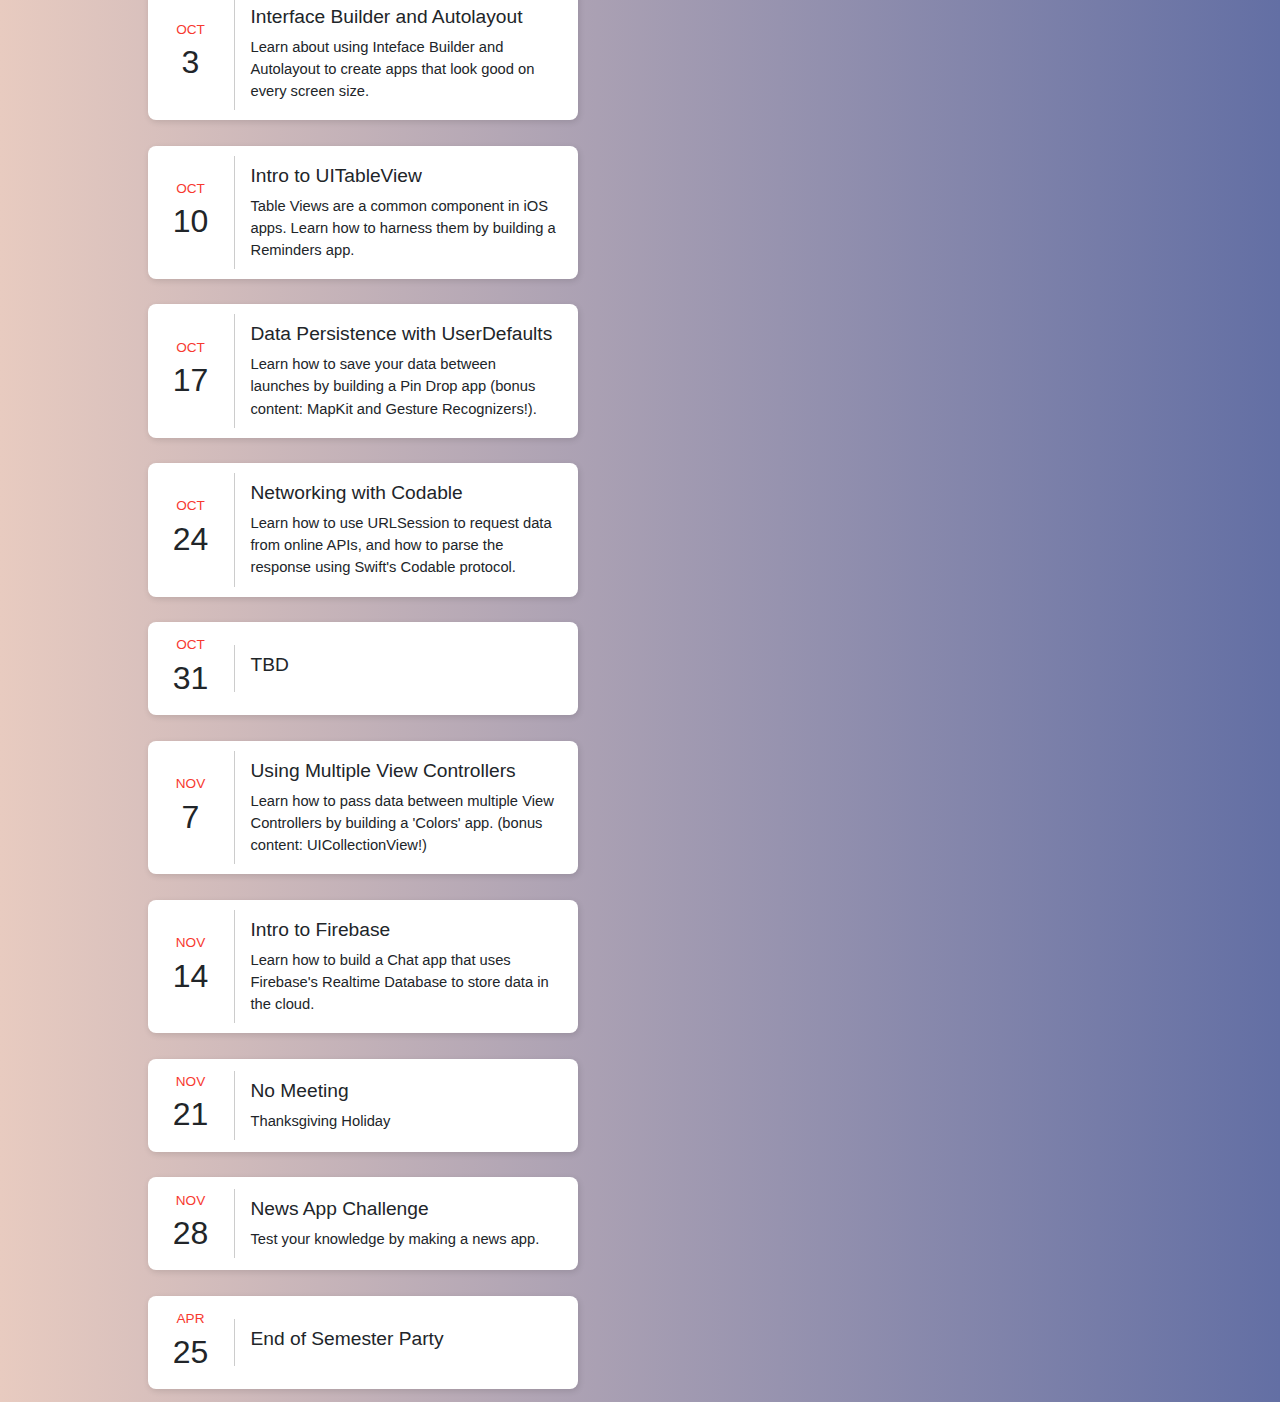
<file: ios.html>
<!DOCTYPE html>
<html>
    <head>
        <meta charset="utf-8">
        <meta name = "viewport" content="width=device-width, initial-scale=1">
        <link rel="stylesheet" href="https://stackpath.bootstrapcdn.com/bootstrap/4.3.1/css/bootstrap.min.css" integrity="sha384-ggOyR0iXCbMQv3Xipma34MD+dH/1fQ784/j6cY/iJTQUOhcWr7x9JvoRxT2MZw1T" crossorigin="anonymous">
        <link rel="stylesheet" href="https://cdnjs.cloudflare.com/ajax/libs/font-awesome/4.7.0/css/font-awesome.min.css"> <!-- Social Media Icons-->
        <link rel="stylesheet" type="text/css" href="css/ios.css">
        
        <title>IOS</title>
    </head>
    <body>

        <header>

            <!-- The Nav Bar-->
            
                <nav class="navbar navbar-expand-md navbar-light bg-light fixed-top">
                        <a class="navbar-brand" href="index.html">PantherHackers</a>
                        <button class="navbar-toggler" type="button" data-toggle="collapse" data-target="#navbarNavDropdown" aria-controls="navbarNavDropdown" aria-expanded="false" aria-label="Toggle navigation">
                          <span class="navbar-toggler-icon"></span>
                        </button>

                        <div class="collapse navbar-collapse" id="navbarNavDropdown">
                          <ul class="navbar-nav ml-auto">
                           
                            <li class="nav-item">
                              <a class="nav-link" href="about.html">About</a>
                            </li>

                            <li class="nav-item">
                              <a class="nav-link" href="events.html">Events</a>
                            </li>

            <!-- Drop down portion of the nav bar-->                
                            <li class="nav-item dropdown">
                              <a class="nav-link dropdown-toggle" href="#" id="navbarDropdownMenuLink" data-toggle="dropdown" aria-haspopup="true" aria-expanded="false">
                                Interest Groups
                              </a>
                              <div class="dropdown-menu" aria-labelledby="navbarDropdownMenuLink">
                                <a class="dropdown-item" href="ios.html">IOS Development</a>
                                <a class="dropdown-item" href="#">Pantheress</a>
                                <a class="dropdown-item" href="#">Robotics</a>
                                <a class="dropdown-item" href="#">CyberSecurity</a>
                                <a class="dropdown-item" href="#">CTCI</a>
                                <a class="dropdown-item" href="#">Start Ups</a>
                              </div>
                            </li>
                            <li class="nav-item">
                                    <a class="nav-link" href="#">Resources</a>
                            </li>
                            <li class="nav-item">
                                    <a class="nav-link" href="#" data-toggle="modal" data-target="#ContactUsModal">Contact</a>
                            </li>
                          </ul>
                        </div>
                      </nav>

                <!-- Modals for Nav Bar (About)-->   
                      <div class="modal fade" tabindex="-1" role="dialog" id=AboutUsModal>
                            <div class="modal-dialog" role="document">
                              <div class="modal-content">
                                <div class="modal-header">
                                  <h5 class="modal-title">Modal title</h5>
                                  <button type="button" class="close" data-dismiss="modal" aria-label="Close">
                                    <span aria-hidden="true">&times;</span>
                                  </button>
                                </div>
                                <div class="modal-body">
                                  <p>Modal body text goes here.</p>
                                </div>
                                <div class="modal-footer">
                                  <button type="button" class="btn btn-primary">Save changes</button>
                                  <button type="button" class="btn btn-secondary" data-dismiss="modal">Close</button>
                                </div>
                              </div>
                            </div>
                          </div>

                <!-- Modals for Nav Bar (Contact)-->
                    <div class="modal fade " tabindex="-1" role="dialog" id=ContactUsModal>
                            <div class="modal-dialog" role="document">
                              <div class="modal-content">
                                <div class="modal-header">
                                  <h5 class="modal-title">Want to Chat?</h5>
                                  <button type="button" class="close" data-dismiss="modal" aria-label="Close">
                                    <span aria-hidden="true">&times;</span>
                                  </button>
                                </div>
                                <div class="modal-body">
                                  <p>Modal body text goes here.</p>
                                </div>
                                <div class="modal-footer justify-content-between">
                                
                                        <a href="https://twitter.com/pantherhackers?lang=en" class="fa fa-twitter fa-2x "></a>
                                        <a href="https://join.slack.com/t/pantherhackers/shared_invite/enQtNTgzMzU2MDI2MzczLTFhZjgxNWY5MTI2NWYzMTVmOTJiMTBlODIxNWJmODdiOWY1NTBhYWQwZmFiMWE0NWRlZDEyMDM2MmEwYzQwOTQ" class="fa fa-slack fa-2x"></a>
                                        <a href="https://www.instagram.com/pantherhackers/" class="fa fa-instagram fa-2x"></a>
                                        <a href ="https://www.linkedin.com/company/12177373" class="fa fa-linkedin fa-2x"></a>
                                        <a href="https://www.facebook.com/PantherHackers/" class="fa fa-facebook fa-2x"></a>
                                       
                                        
                                </div>
                              </div>
                            </div>
                          </div>        
        </header>

        <!--Main Content-->
        <div class="background">
           
         <div class="container">
          <div class="row" id="UpperPortion">
               <div class="col-lg-8">
                     <img src="images/iphone-ios.png" class="img-fluid">
                </div>
                <div class="col-lg-4 d-flex align-items-center">
                  <div class="container">
                    <span class="faded faded-bottom" >
                    <div class="text-center">
                        <img style="margin-bottom: 10px; max-width:100px; " src="images/logo-2.png"></span>
                    </div>
                    
                      <h1 class="PantherHackersTitle">PantherHackers IOS Workshops</h1>
                      <p class="PantherHackersTitle"><em>iOS development from the basics.</p></em>
                      <p>We hope you’ll join us for iOS Workshop! After just one semester, we'll prepare you to go on to develop your own apps and receive internships in the industry.</p>
                      <p class="text-center">Lead by: Nate Thompson</p>
  
                 </div> 
                  
                    
                
                </div>              

          </div>    
         

                <div class="container">
                
                  <div class="row">
                    
                      <div class="schedule-column  col-lg-6">
            
                          <br>
                          <div style="max-width: 425px; margin: 0 auto; margin-bottom: 10px;">
                              <h1 class="heading" style="font-size: 2.5em; text-align: center; ">Fall 2019</h1>
                          </div>
                          <div style="margin: 0 auto; margin-bottom: 15px;">
                              
                              <p class="no-mar">We host beginner-friendly meetings every Thursday at 6:00 PM in Classroom South room 405.</p>
                              <p class="no-mar">Subscribe to our <a href="webcal://p28-calendars.icloud.com/published/2/AAAAAAAAAAAAAAAAAAAAAHcYAoX9LDHac4OSYanfMGMJQWadG43VthQUrjuQk0YsBrDu1QtUGXWsl94Z6TVPZZ0Ctks8caRxVXwE4affm-U">shared calendar</a> to stay updated and join our <a href="https://pantherhackers.slack.com/app_redirect?channel=C2H5E8K5Y" "="" target="_blank">Slack channel</a> for announcements.</p><br>
                          </div>
                           
                          <ul class="calender" id="current-schedule" style="max-width: 400px; margin: 0 auto;">
                              
                              <li class="meeting" id="2019-9-12">
                                  <div class="row entry">
                                      <div class="cal-card">
                                          <div class="date text-center">
                                              <p class="meeting-month">Sept</p>
                                              <h3 class="meeting-day">12</h3>
                                          </div>
                                          <div class="content">
                                              <h5 class="topic meeting-topic">Intro to iOS Development, Part 1</h5>
                                              <p class="card-text meeting-description">Learn the basics of iOS Development by building a fun Tap Game!</p>
                                          </div>
                                      </div>
                                  </div>
                              </li>
                              
                              <li class="meeting" id="2019-9-19">
                                  <div class="row entry">
                                      <div class="cal-card">
                                          <div class="date text-center">
                                              <p class="meeting-month">Sept</p>
                                              <h3 class="meeting-day">19</h3>
                                          </div>
                                          <div class="content">
                                              <h5 class="topic meeting-topic">No Meeting</h5>
                                              <p class="card-text meeting-description">PantherHackers Meeting[1] from 5:30 - 8:00</p>
                                          </div>
                                      </div>
                                  </div>
                              </li>
                              
                              <li class="meeting" id="2019-9-26">
                                  <div class="row entry">
                                      <div class="cal-card">
                                          <div class="date text-center">
                                              <p class="meeting-month">Sept</p>
                                              <h3 class="meeting-day">26</h3>
                                          </div>
                                          <div class="content">
                                              <h5 class="topic meeting-topic">Intro to iOS Development, Part 2</h5>
                                              <p class="card-text meeting-description">Learn more about basics of iOS Development by building a 'Guess the Number' game!</p>
                                          </div>
                                      </div>
                                  </div>
                              </li>
                              
                              <li class="meeting" id="2019-10-03">
                                  <div class="row entry">
                                      <div class="cal-card">
                                          <div class="date text-center">
                                              <p class="meeting-month">Oct</p>
                                              <h3 class="meeting-day">3</h3>
                                          </div>
                                          <div class="content">
                                              <h5 class="topic meeting-topic">Interface Builder and Autolayout</h5>
                                              <p class="card-text meeting-description">Learn about using Inteface Builder and Autolayout to create apps that look good on every screen size.</p>
                                          </div>
                                      </div>
                                  </div>
                              </li>
                              
                              <li class="meeting" id="2019-10-10">
                                  <div class="row entry">
                                      <div class="cal-card">
                                          <div class="date text-center">
                                              <p class="meeting-month">Oct</p>
                                              <h3 class="meeting-day">10</h3>
                                          </div>
                                          <div class="content">
                                              <h5 class="topic meeting-topic">Intro to UITableView</h5>
                                              <p class="card-text meeting-description">Table Views are a common component in iOS apps. Learn how to harness them by building a Reminders app.</p>
                                          </div>
                                      </div>
                                  </div>
                              </li>
                              
                              <li class="meeting" id="2019-10-17">
                                  <div class="row entry">
                                      <div class="cal-card">
                                          <div class="date text-center">
                                              <p class="meeting-month">Oct</p>
                                              <h3 class="meeting-day">17</h3>
                                          </div>
                                          <div class="content">
                                              <h5 class="topic meeting-topic">Data Persistence with UserDefaults</h5>
                                              <p class="card-text meeting-description">Learn how to save your data between launches by building a Pin Drop app (bonus content: MapKit and Gesture Recognizers!).</p>
                                          </div>
                                      </div>
                                  </div>
                              </li>
                              
                              <li class="meeting" id="2019-10-24">
                                  <div class="row entry">
                                      <div class="cal-card">
                                          <div class="date text-center">
                                              <p class="meeting-month">Oct</p>
                                              <h3 class="meeting-day">24</h3>
                                          </div>
                                          <div class="content">
                                              <h5 class="topic meeting-topic">Networking with Codable</h5>
                                              <p class="card-text meeting-description">Learn how to use URLSession to request data from online APIs, and how to parse the response using Swift's Codable protocol.</p>
                                          </div>
                                      </div>
                                  </div>
                              </li>
                              
                              <li class="meeting" id="2019-10-31">
                                  <div class="row entry">
                                      <div class="cal-card">
                                          <div class="date text-center">
                                              <p class="meeting-month">Oct</p>
                                              <h3 class="meeting-day">31</h3>
                                          </div>
                                          <div class="content">
                                              <h5 class="topic meeting-topic">TBD</h5>
                                              <p class="card-text meeting-description"></p>
                                          </div>
                                      </div>
                                  </div>
                              </li>
                              
                              <li class="meeting" id="2019-11-07">
                                  <div class="row entry">
                                      <div class="cal-card">
                                          <div class="date text-center">
                                              <p class="meeting-month">Nov</p>
                                              <h3 class="meeting-day">7</h3>
                                          </div>
                                          <div class="content">
                                              <h5 class="topic meeting-topic">Using Multiple View Controllers</h5>
                                              <p class="card-text meeting-description">Learn how to pass data between multiple View Controllers by building a 'Colors' app. (bonus content: UICollectionView!)</p>
                                          </div>
                                      </div>
                                  </div>
                              </li>
                              
                              <li class="meeting" id="2019-11-14">
                                  <div class="row entry">
                                      <div class="cal-card">
                                          <div class="date text-center">
                                              <p class="meeting-month">Nov</p>
                                              <h3 class="meeting-day">14</h3>
                                          </div>
                                          <div class="content">
                                              <h5 class="topic meeting-topic">Intro to Firebase</h5>
                                              <p class="card-text meeting-description">Learn how to build a Chat app that uses Firebase's Realtime Database to store data in the cloud.</p>
                                          </div>
                                      </div>
                                  </div>
                              </li>
                              
                              <li class="meeting" id="2019-11-21">
                                  <div class="row entry">
                                      <div class="cal-card">
                                          <div class="date text-center">
                                              <p class="meeting-month">Nov</p>
                                              <h3 class="meeting-day">21</h3>
                                          </div>
                                          <div class="content">
                                              <h5 class="topic meeting-topic">No Meeting</h5>
                                              <p class="card-text meeting-description">Thanksgiving Holiday</p>
                                          </div>
                                      </div>
                                  </div>
                              </li>
                              
                              <li class="meeting" id="2019-11-28">
                                  <div class="row entry">
                                      <div class="cal-card">
                                          <div class="date text-center">
                                              <p class="meeting-month">Nov</p>
                                              <h3 class="meeting-day">28</h3>
                                          </div>
                                          <div class="content">
                                              <h5 class="topic meeting-topic">News App Challenge</h5>
                                              <p class="card-text meeting-description">Test your knowledge by making a news app.</p>
                                          </div>
                                      </div>
                                  </div>
                              </li>
                              
                              <li class="meeting" id="2019-12-5">
                                  <div class="row entry">
                                      <div class="cal-card">
                                          <div class="date text-center">
                                              <p class="meeting-month">Apr</p>
                                              <h3 class="meeting-day">25</h3>
                                          </div>
                                          <div class="content">
                                              <h5 class="topic meeting-topic">End of Semester Party</h5>
                                              <p class="card-text meeting-description"></p>
                                          </div>
                                      </div>
                                  </div>
                              </li>
                              
                          </ul>
              
                         
                      </div>
                      <div class="col-lg-6">
                          <br>
                          <h1 class="heading" style="font-size: 2.5em; text-align: center; ">Resources</h1>
                          <p>Lorem ipsum dolor sit amet, consectetur adipiscing elit, sed do eiusmod tempor incididunt ut labore et dolore magna aliqua. Ut enim ad minim veniam, quis nostrud exercitation ullamco laboris nisi ut aliquip ex ea commodo consequat. Duis aute irure dolor in reprehenderit in voluptate velit esse cillum dolore eu fugiat nulla pariatur. Excepteur sint occaecat cupidatat non proident, sunt in culpa qui officia deserunt mollit anim id est laborum.</p>
                      </div>
                  </div>

                   

</div>

     <script src="https://code.jquery.com/jquery-3.3.1.slim.min.js" integrity="sha384-q8i/X+965DzO0rT7abK41JStQIAqVgRVzpbzo5smXKp4YfRvH+8abtTE1Pi6jizo" crossorigin="anonymous"></script>
     <script src="https://cdnjs.cloudflare.com/ajax/libs/popper.js/1.14.7/umd/popper.min.js" integrity="sha384-UO2eT0CpHqdSJQ6hJty5KVphtPhzWj9WO1clHTMGa3JDZwrnQq4sF86dIHNDz0W1" crossorigin="anonymous"></script>
     <script src="https://stackpath.bootstrapcdn.com/bootstrap/4.3.1/js/bootstrap.min.js" integrity="sha384-JjSmVgyd0p3pXB1rRibZUAYoIIy6OrQ6VrjIEaFf/nJGzIxFDsf4x0xIM+B07jRM" crossorigin="anonymous"></script>
   
    
    </body>

</html>
</file>
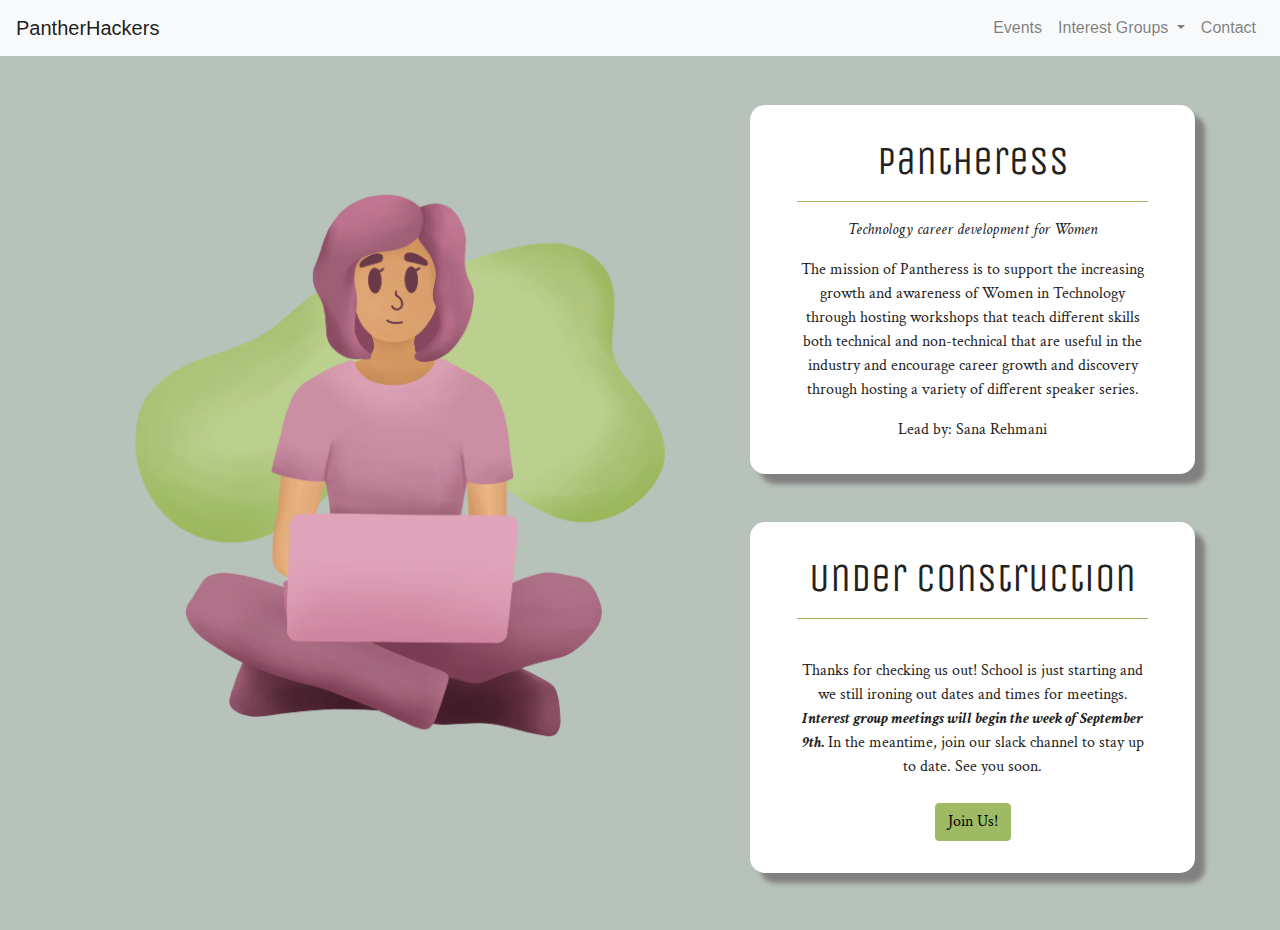
<file: pantheress.html>
<!DOCTYPE html>
<html>
    <head>
        <meta charset="utf-8">
        <meta name = "viewport" content="width=device-width, initial-scale=1">
        <link rel="stylesheet" href="https://stackpath.bootstrapcdn.com/bootstrap/4.3.1/css/bootstrap.min.css" integrity="sha384-ggOyR0iXCbMQv3Xipma34MD+dH/1fQ784/j6cY/iJTQUOhcWr7x9JvoRxT2MZw1T" crossorigin="anonymous">
        <link rel="stylesheet" href="https://cdnjs.cloudflare.com/ajax/libs/font-awesome/4.7.0/css/font-awesome.min.css"> <!-- Social Media Icons-->
        <link rel="stylesheet" type="text/css" href="css/pantheress.css">
        <link href="https://fonts.googleapis.com/css?family=Crimson+Text|Unica+One" rel="stylesheet">
        <link rel="stylesheet" href="https://cdnjs.cloudflare.com/ajax/libs/animate.css/3.7.2/animate.min.css">
        
        <title>Pantheress</title>
    </head>
    <body>

            <header>

                    <!-- The Nav Bar-->
                    
                        <nav class="navbar navbar-expand-md navbar-light bg-light fixed-top">
                                <a class="navbar-brand" href="index.html">PantherHackers</a>
                                <button class="navbar-toggler" type="button" data-toggle="collapse" data-target="#navbarNavDropdown" aria-controls="navbarNavDropdown" aria-expanded="false" aria-label="Toggle navigation">
                                  <span class="navbar-toggler-icon"></span>
                                </button>
        
                                <div class="collapse navbar-collapse" id="navbarNavDropdown">
                                  <ul class="navbar-nav ml-auto text">
                                   
                                 
        
                                    <li class="nav-item">
                                      <a class="nav-link" href="events.html">Events</a>
                                    </li>
        
                    <!-- Drop down portion of the nav bar-->                
                                    <li class="nav-item dropdown">
                                      <a class="nav-link dropdown-toggle" href="#" id="navbarDropdownMenuLink" data-toggle="dropdown" aria-haspopup="true" aria-expanded="false">
                                        Interest Groups
                                      </a>
                                      <div class="dropdown-menu" aria-labelledby="navbarDropdownMenuLink">
                                        <a class="dropdown-item" href="ios.html">IOS Development</a>
                                        <a class="dropdown-item" href="pantheress.html">Pantheress</a>
                                        <a class="dropdown-item" href="robotics.html">Robotics</a>
                                        <a class="dropdown-item" href="cybersecurity.html">CyberSecurity</a>
                                        <a class="dropdown-item" href="ctci.html">CTCI</a>
                                        <a class="dropdown-item" href="https://ecodrop.tech/">Ecodrop</a>
                                      </div>
                                    </li>
                                    <!--
                                    <li class="nav-item">
                                            <a class="nav-link" href="resources.html">Resources</a>
                                    </li> -->
                                    <li class="nav-item">
                                            <a class="nav-link" href="#" data-toggle="modal" data-target="#ContactUsModal">Contact</a>
                                    </li>
                                  </ul>
                                </div>
                              </nav>
        
                       
        
                        <!-- Modals for Nav Bar (Contact)-->
                            <div class="modal fade " tabindex="-1" role="dialog" id=ContactUsModal>
                                    <div class="modal-dialog" role="document">
                                      <div class="modal-content">
                                        <div class="modal-header">
                                          <h5 class="modal-title">Want to Chat?</h5>
                                          <button type="button" class="close" data-dismiss="modal" aria-label="Close">
                                            <span aria-hidden="true">&times;</span>
                                          </button>
                                        </div>
                                        <div class="modal-body">
                                          <p>Modal body text goes here.</p>
                                        </div>
                                        <div class="modal-footer justify-content-between">
                                        
                                                <a href="https://twitter.com/pantherhackers?lang=en" class="fa fa-twitter fa-2x "></a>
                                                <a href="https://join.slack.com/t/pantherhackers/shared_invite/enQtNTgzMzU2MDI2MzczLTFhZjgxNWY5MTI2NWYzMTVmOTJiMTBlODIxNWJmODdiOWY1NTBhYWQwZmFiMWE0NWRlZDEyMDM2MmEwYzQwOTQ" class="fa fa-slack fa-2x"></a>
                                                <a href="https://www.instagram.com/pantherhackers/" class="fa fa-instagram fa-2x"></a>
                                                <a href ="https://www.linkedin.com/company/12177373" class="fa fa-linkedin fa-2x"></a>
                                                <a href="https://www.facebook.com/PantherHackers/" class="fa fa-facebook fa-2x"></a>
                                               
                                                
                                        </div>
                                      </div>
                                    </div>
                                  </div>        
                </header>

        <!--Main Content-->
        <div class="background">
           
      
          

          <div class="container ">
            <div class="row row align-items-center text-center" id="UpperPortion">
                
                <div class="col-lg-7">
                       <img src="images/Women’s-Group.PNG" class="img-fluid">
                  </div>

                  <div class="col-lg-5 d-flex ">
                  
                    <div class="container ">
                       

                       <br class="d-none d-lg-block">
                       <br class="d-none d-lg-block">
                      
                        <div class ="row text-box  ">
                            <div class="col-lg-12 animated lightSpeedIn delay-1s">
                                    <h1>Pantheress</h1>
                                    <hr>
                                 
                                  
                                    <p class=""><em>Technology career development for Women  <br></em></p>
                                    <p>The mission of Pantheress is to support the increasing growth and awareness of Women in Technology through hosting workshops that teach different skills both technical and non-technical that are useful in the industry and encourage career growth and discovery through hosting a variety of different speaker series. </p>
                                    <p>Lead by: Sana Rehmani</p>
                            </div>
                                
                        </div>
                 
<br>
<br>
                        <div class ="row text-box">
                                <div class="col-lg-12 animated lightSpeedIn delay-1s">
                                <h1 class="PantherHackersTitle">Under Construction</h1>
                                <hr>
                                <br>
                                
                                <p>Thanks for checking us out! School is just starting and we still ironing out dates and times for meetings. <b><em> Interest group meetings will begin the week of September 9th.</em> </b> In the meantime, join our slack channel to stay up to date. See you soon.
                                    <br><br>
                                    <a href="https://join.slack.com/t/pantherhackers/shared_invite/enQtNTgzMzU2MDI2MzczLTFhZjgxNWY5MTI2NWYzMTVmOTJiMTBlODIxNWJmODdiOWY1NTBhYWQwZmFiMWE0NWRlZDEyMDM2MmEwYzQwOTQ"><button type="button" class="btn btn-primary ">Join Us!</button></a>
                                </p>
                               </div>
                        </div>
                        
                       
    
                   </div> 
                    
                      
                  
                  </div>              
  
            </div> 
         

               

</div>

     <script src="https://code.jquery.com/jquery-3.3.1.slim.min.js" integrity="sha384-q8i/X+965DzO0rT7abK41JStQIAqVgRVzpbzo5smXKp4YfRvH+8abtTE1Pi6jizo" crossorigin="anonymous"></script>
     <script src="https://cdnjs.cloudflare.com/ajax/libs/popper.js/1.14.7/umd/popper.min.js" integrity="sha384-UO2eT0CpHqdSJQ6hJty5KVphtPhzWj9WO1clHTMGa3JDZwrnQq4sF86dIHNDz0W1" crossorigin="anonymous"></script>
     <script src="https://stackpath.bootstrapcdn.com/bootstrap/4.3.1/js/bootstrap.min.js" integrity="sha384-JjSmVgyd0p3pXB1rRibZUAYoIIy6OrQ6VrjIEaFf/nJGzIxFDsf4x0xIM+B07jRM" crossorigin="anonymous"></script>
   
    
    </body>

</html>
</file>
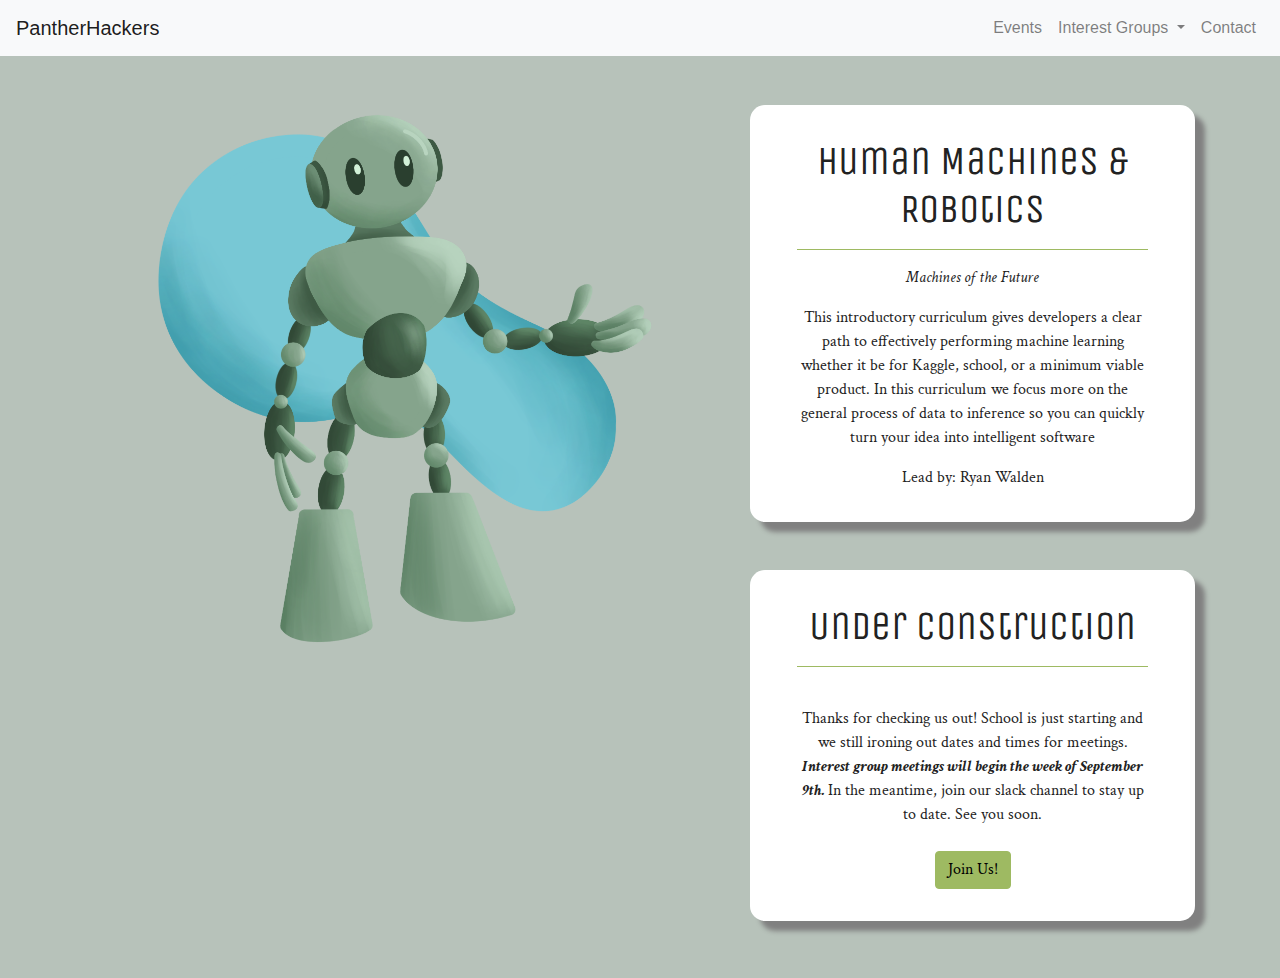
<file: robotics.html>
<!DOCTYPE html>
<html>
    <head>
        <meta charset="utf-8">
        <meta name = "viewport" content="width=device-width, initial-scale=1">
        <link rel="stylesheet" href="https://stackpath.bootstrapcdn.com/bootstrap/4.3.1/css/bootstrap.min.css" integrity="sha384-ggOyR0iXCbMQv3Xipma34MD+dH/1fQ784/j6cY/iJTQUOhcWr7x9JvoRxT2MZw1T" crossorigin="anonymous">
        <link rel="stylesheet" href="https://cdnjs.cloudflare.com/ajax/libs/font-awesome/4.7.0/css/font-awesome.min.css"> <!-- Social Media Icons-->
        <link rel="stylesheet" type="text/css" href="css/robotics.css">
        <link href="https://fonts.googleapis.com/css?family=Crimson+Text|Unica+One" rel="stylesheet">

        
        <title>Human Machines & Robotics</title>
    </head>
    <body>

            <header>

                    <!-- The Nav Bar-->
                    
                        <nav class="navbar navbar-expand-md navbar-light bg-light fixed-top">
                                <a class="navbar-brand" href="index.html">PantherHackers</a>
                                <button class="navbar-toggler" type="button" data-toggle="collapse" data-target="#navbarNavDropdown" aria-controls="navbarNavDropdown" aria-expanded="false" aria-label="Toggle navigation">
                                  <span class="navbar-toggler-icon"></span>
                                </button>
        
                                <div class="collapse navbar-collapse" id="navbarNavDropdown">
                                  <ul class="navbar-nav ml-auto">
                                   
                                 
        
                                    <li class="nav-item">
                                      <a class="nav-link" href="events.html">Events</a>
                                    </li>
        
                    <!-- Drop down portion of the nav bar-->                
                                    <li class="nav-item dropdown">
                                      <a class="nav-link dropdown-toggle" href="#" id="navbarDropdownMenuLink" data-toggle="dropdown" aria-haspopup="true" aria-expanded="false">
                                        Interest Groups
                                      </a>
                                      <div class="dropdown-menu" aria-labelledby="navbarDropdownMenuLink">
                                        <a class="dropdown-item" href="ios.html">IOS Development</a>
                                        <a class="dropdown-item" href="pantheress.html">Pantheress</a>
                                        <a class="dropdown-item" href="robotics.html">Robotics</a>
                                        <a class="dropdown-item" href="cybersecurity.html">CyberSecurity</a>
                                        <a class="dropdown-item" href="ctci.html">CTCI</a>
                                        <a class="dropdown-item" href="https://ecodrop.tech/">Ecodrop</a>
                                      </div>
                                    </li>
                                    <!--
                                    <li class="nav-item">
                                            <a class="nav-link" href="resources.html">Resources</a>
                                    </li> -->
                                    <li class="nav-item">
                                            <a class="nav-link" href="#" data-toggle="modal" data-target="#ContactUsModal">Contact</a>
                                    </li>
                                  </ul>
                                </div>
                              </nav>
        
                 
        
                        <!-- Modals for Nav Bar (Contact)-->
                            <div class="modal fade " tabindex="-1" role="dialog" id=ContactUsModal>
                                    <div class="modal-dialog" role="document">
                                      <div class="modal-content">
                                        <div class="modal-header">
                                          <h5 class="modal-title">Want to Chat?</h5>
                                          <button type="button" class="close" data-dismiss="modal" aria-label="Close">
                                            <span aria-hidden="true">&times;</span>
                                          </button>
                                        </div>
                                        <div class="modal-body">
                                          <p>Modal body text goes here.</p>
                                        </div>
                                        <div class="modal-footer justify-content-between">
                                        
                                                <a href="https://twitter.com/pantherhackers?lang=en" class="fa fa-twitter fa-2x "></a>
                                                <a href="https://join.slack.com/t/pantherhackers/shared_invite/enQtNTgzMzU2MDI2MzczLTFhZjgxNWY5MTI2NWYzMTVmOTJiMTBlODIxNWJmODdiOWY1NTBhYWQwZmFiMWE0NWRlZDEyMDM2MmEwYzQwOTQ" class="fa fa-slack fa-2x"></a>
                                                <a href="https://www.instagram.com/pantherhackers/" class="fa fa-instagram fa-2x"></a>
                                                <a href ="https://www.linkedin.com/company/12177373" class="fa fa-linkedin fa-2x"></a>
                                                <a href="https://www.facebook.com/PantherHackers/" class="fa fa-facebook fa-2x"></a>
                                               
                                                
                                        </div>
                                      </div>
                                    </div>
                                  </div>        
                </header>

        <!--Main Content-->
        <div class="background">
           
         <div class="container">
          <div class="row" id="UpperPortion">
               <div class="col-lg-7">
                     <img src="images/Robotics.PNG" class="img-fluid">
                </div>
                <div class="col-lg-5 d-flex ">
                  
                        <div class="container ">
                           
    
                           <br class="d-none d-lg-block">
                           <br class="d-none d-lg-block">
                          
                            <div class ="row text-box text-center ">
                                <div class="col-lg-12 animated lightSpeedIn delay-1s">
                                        <h1 class="text-center">Human Machines & Robotics</h1>
                                        
                                        <hr>
                                     
                                      
                                        <p class="text-center"><em>Machines of the Future <br></em></p>
                                        <p>This introductory curriculum gives developers a clear path to effectively performing machine learning whether it be for Kaggle, school, or a minimum viable product. In this curriculum we focus more on the general process of data to inference so you can quickly turn your idea into intelligent software </p>
                                        <p>Lead by: Ryan Walden</p>
                                </div>
                                    
                            </div>
                     
    <br>
    <br>
                            <div class ="row text-box text-center">
                                    <div class="col-lg-12 animated lightSpeedIn delay-1s">
                                    <h1 class="PantherHackersTitle">Under Construction</h1>
                                    <hr>
                                    <br>
                                    
                                    <p>Thanks for checking us out! School is just starting and we still ironing out dates and times for meetings. <b><em> Interest group meetings will begin the week of September 9th.</em> </b> In the meantime, join our slack channel to stay up to date. See you soon.
                                        <br><br>
                                        <a href="https://join.slack.com/t/pantherhackers/shared_invite/enQtNTgzMzU2MDI2MzczLTFhZjgxNWY5MTI2NWYzMTVmOTJiMTBlODIxNWJmODdiOWY1NTBhYWQwZmFiMWE0NWRlZDEyMDM2MmEwYzQwOTQ"><button type="button" class="btn btn-primary ">Join Us!</button></a>
                                    </p>
                                   </div>
                            </div>
                            
                           
        
                       </div> 
                        
                          
                      
                      </div>              
      
                </div> 
             
    
                   
    
    </div>
    
                  
         

     <script src="https://code.jquery.com/jquery-3.3.1.slim.min.js" integrity="sha384-q8i/X+965DzO0rT7abK41JStQIAqVgRVzpbzo5smXKp4YfRvH+8abtTE1Pi6jizo" crossorigin="anonymous"></script>
     <script src="https://cdnjs.cloudflare.com/ajax/libs/popper.js/1.14.7/umd/popper.min.js" integrity="sha384-UO2eT0CpHqdSJQ6hJty5KVphtPhzWj9WO1clHTMGa3JDZwrnQq4sF86dIHNDz0W1" crossorigin="anonymous"></script>
     <script src="https://stackpath.bootstrapcdn.com/bootstrap/4.3.1/js/bootstrap.min.js" integrity="sha384-JjSmVgyd0p3pXB1rRibZUAYoIIy6OrQ6VrjIEaFf/nJGzIxFDsf4x0xIM+B07jRM" crossorigin="anonymous"></script>
   
    
    </body>

</html>
</file>
<file: css/about.css>
body { padding-top: 50px; 
        background-color: 	rgb(124, 214, 226);
        background: rgb(190, 84, 46);
        background: -webkit-linear-gradient(to right, rgb(204, 146, 125), rgb(114, 51, 36));
        background: linear-gradient(to right, #E8CBC0, #636FA4);
        min-height: 100vh;

}


    .icon-background {
        color: white;
    }
    .icons{
        display: block;
        text-align: center;
        
    }

    .icons-background:hover{
        color:#e3b457
    }

    .headings{
        font-family: 'Bungee Shade', cursive;
    }
    
    #Aboutus_container{
        background:	#FCE4D1;
        color:blue;
        font-family: 'Trebuchet MS', 'Lucida Sans Unicode', 'Lucida Grande', 'Lucida Sans', Arial, sans-serif;
       
    }

    .container-fluid {
        padding-right:0;
        padding-left:0;
        margin-right:auto;
        margin-left:auto
     }
     #timeline_container{
         color:black;
     }
     #Pantherhack_container{
        background:rgb(124, 214, 226);
        color:blue;
        font-family: 'Trebuchet MS', 'Lucida Sans Unicode', 'Lucida Grande', 'Lucida Sans', Arial, sans-serif;
       
     }


.main-timeline{ position: relative; }
.main-timeline:before,
.main-timeline:after{
    content: "";
    display: block;
    width: 100%;
    clear: both;
}
.main-timeline:before{
    width: 2px;
    height: 100%;
    background: #e5e9ed;
    margin: 0 auto;
    position: absolute;
    top: 0;
    left: 0;
    right: 0;
}
.main-timeline .timeline{
    width: 50%;
    padding-right: 30px;
    float: left;
    position: relative;
}
.main-timeline .timeline:last-child{
    margin-bottom: 0;
}
.main-timeline .timeline:after{
    content: "";
    width: 12px;
    height: 12px;
    border-radius: 50%;
    background: #e5e9ed;
    position: absolute;
    top: 0;
    right: -6px;
    transition: all 0.3s ease 0s;
}
.main-timeline .timeline:hover:after{
    background: #e3b457;
    transform:  scale(1.3);
}
.main-timeline .timeline-content{
    padding: 50px 40px;
    background: #e5e9ed;
    position: relative;
    transition: all 0.3s ease 0s;
}
.main-timeline .timeline-content:hover{
    background: #e3b457;
}
.main-timeline .timeline-content:after{
    content: "";
    border-top: 30px solid #e5e9ed;
    border-right: 15px solid transparent;
    position: absolute;
    top: 0;
    right: -15px;
    transition: all 0.3s ease 0s;
}
.main-timeline .timeline-content:hover:after{
    border-top-color: #e3b457;
}
.main-timeline .year{
    display: block;
    font-size: 24px;
    color: #e3b457;
    line-height: 32px;
    margin: 0;
    transition: all 0.3s ease 0s;
}
.main-timeline .post{
    display: block;
    font-size: 20px;
    color: #22272c;
    padding-bottom: 8px;
    margin: 8px 0 15px 0;
    position: relative;
}
.main-timeline .post:after{
    content: "";
    display: block;
    width: 30px;
    border-top: 2px solid #22272c;
    position: absolute;
    bottom: 0;
    left: 0;
    transition: all 0.3s ease 0s;
}
.main-timeline .timeline-content:hover .post:after{
    border-top-color: #fff;
}
.main-timeline .title{
    font-size: 18px;
    font-weight: 500;
    color: #e3b457;
    text-transform: capitalize;
    transition: all 0.3s ease 0s;
}
.main-timeline .description{
    font-size: 14px;
    color: #7a7e82;
    line-height: 25px;
}
.main-timeline .timeline-content:hover .year,
.main-timeline .timeline-content:hover .title,
.main-timeline .timeline-content:hover .description{
    color: #fff;
}
.main-timeline .timeline:nth-child(2n){
    padding: 0 0 0 30px;
    margin-top: 75px;
}
.main-timeline .timeline:nth-child(2n):after{
    right: auto;
    left: -6px;
}
.main-timeline .timeline:nth-child(2n) .timeline-content:after{
    border-left: 15px solid transparent;
    border-right: none;
    left: -15px;
    right: auto;
}
@media only screen and (max-width: 767px){
    .main-timeline:before{
        margin: 0;
        left: 0;
    }
    .main-timeline .timeline{
        width: 100%;
        float: none;
        padding: 0 0 0 30px;
        margin-bottom: 20px;
    }
    .main-timeline .timeline:after{
        right: auto;
        left: -6px;
    }
    .main-timeline .timeline-content{
        padding: 20px;
    }
    .main-timeline .timeline-content:after{
        border-left: 15px solid transparent;
        border-right: none;
        left: -15px;
        right: auto;
    }
    .main-timeline .timeline:nth-child(2n){
        margin-top: 0;
    }
}
</file>
<file: css/ctci.css>
body{
    padding:57px;
    background-color: #b7c2ba;

}
.background{
    background-color: #b7c2ba;
}

@media (max-width: 979px) {
   body {
     padding-top: 60px;
   }
 }

 



 h1,h2,h3,h4,h5,h6{
   Font-Family: 'Unica One', Cursive;
   
   
  
 }

   .fa {
      text-align: center;
     }
.text-box{
  
   padding: 2em 2em 1em 2em;
 
   
   color: #222;
   background: #ffffff;
   /*flex-basis: 33.33%; */
   border-radius: 15px; 
   
   Font-Family: 'Crimson Text', Serif;
   box-shadow: 10px 10px 5px grey;
       
     

}



hr{
    
   border-color:  #9eba62;
}


.btn-primary,.btn-primary:hover, .btn-primary:focus, .btn-primary:active, .btn-primary.active, .open .dropdown-toggle.btn-primary{
   background-color: #9eba62;
   border-color:#283910;
   color: #000000;
   Font-Family: 'Crimson Text', Serif;
}


/*
Scheduling Text
*/
ul.calender {
   padding: 0;
   list-style-type: none;
}

ul.calender:first-child {
   margin-bottom: 0;
}

ul.calender li {
   padding: .8rem 0;
}

.entry .date > h3 {
font-weight: 400;
font-size: 2rem;
}

.entry .date > p {
   color: rgb(247, 57, 48);
   margin-bottom: 0.2rem;
   margin-top: 0.2rem;
   font-weight: 500;
   font-size: .85rem;
   text-transform: uppercase;
}

.entry .content {
 border-left: 1px solid rgb(204, 204, 204);
}

.entry .content > h5 {
   font-size: 1.2rem;
   font-weight: 400;
}

.entry .content > p {
   font-size: 0.92rem;
}

.past-schedules {
   opacity: 1;
   margin-bottom: 4rem;
}

#schedule-menu a {
   color: rgb(247, 57, 48);
}


.post-header {
   margin-left: 0;
   margin-right: auto;
}

.cal-card {
   width: 450px;
   background-color: white;
   border-radius: 8px;
   padding: 10px 0 10px 0;
   box-shadow: 1px 2px 6px rgba(0, 0, 0, 0.12);
   margin: 0 auto;
   display: flex;
   align-items: center;
}

.cal-card .date {
   width: 20%;
   vertical-align: top;
}

.cal-card .content {
   padding: 8px 16px;
   width: 79%;
}









/* Extra large devices (tablets, greater than or equal 1200px) */
@media (min-width: 1200px) {
   .post-header {
       width: 1020px;
   }
}

/* Large devices (tablets, less than 1200px) */
@media (max-width: 1199px) {
   .post-header {
       width: 930px;
   }
}

/* Medium devices (tablets, less than 992px) */
@media (max-width: 991px) {
   #schedule-menu {
       display: none;
   }

   .post-header {
       width: 450px;
       text-align: center;
   }
}

/* Smaller than xs (portrait phones, less than 500px) */
@media (max-width: 500px) {
   .cal-card, .post-header {
       width: 350px;
   }

   ul.calender li {
       padding: .4rem 0;
   }

   
   .text-box{
  
       margin-top:1em; 
       padding-top:2em;
       color: #222;
       background: #283910;
       /*flex-basis: 33.33%;
       /*border-radius: 60px; */
       margin-left: 1em;
       margin-right:1em;
       Font-Family: 'Crimson Text', Serif;
       box-shadow:  5px 8px 10px grey;
           
         
    }
    .header_container{
        padding:0px;
        margin: 0;
    }
    .content_container{
        padding: 0;
    }
    body{
       padding-top: 57px;
       margin: 0;
    }
    
    
   


}

/*
@media (max-width: 991px) {
   #schedule-menu {
       display: none;
   }
   .text-box{
  
       margin-top:1em; 
       padding-top:2em;
       color: #222;
       background: #C8845D;
       flex-basis: 33.33%;
       border-radius: 60px; 
       margin-left: 2em;
       margin-right:2em;
       Font-Family: 'Crimson Text', Serif;
       box-shadow:  5px 8px 10px grey;
           
         
    }
    .header_container{
        padding:0px;
        margin: 0;
    }
    .content_container{
        padding: 0;
    }
    body{
       padding-top: 57px;
       margin: 0;
    }
    
    
}
*/
</file>
<file: css/cybersecurity.css>
body{
    padding:57px;
    background-color: #b7c2ba;

}
.background{
    background-color: #b7c2ba;
}

@media (max-width: 979px) {
   body {
     padding-top: 60px;
   }
 }

 



 h1,h2,h3,h4,h5,h6{
   Font-Family: 'Unica One', Cursive;
   
   
  
 }

   .fa {
      text-align: center;
     }
.text-box{
  
   padding: 2em 2em 1em 2em;
 
   
   color: #222;
   background: #ffffff;
   /*flex-basis: 33.33%; */
   border-radius: 15px; 
   
   Font-Family: 'Crimson Text', Serif;
   box-shadow: 10px 10px 5px grey;
       
     

}



hr{
   
   border-color: #3a878f;
}


.btn-primary,.btn-primary:hover, .btn-primary:focus, .btn-primary:active, .btn-primary.active, .open .dropdown-toggle.btn-primary{
   background-color:#3a878f;
   border-color:#75c7d4;
   color: #000000;
   Font-Family: 'Crimson Text', Serif;
}


/*
Scheduling Text
*/
ul.calender {
   padding: 0;
   list-style-type: none;
}

ul.calender:first-child {
   margin-bottom: 0;
}

ul.calender li {
   padding: .8rem 0;
}

.entry .date > h3 {
font-weight: 400;
font-size: 2rem;
}

.entry .date > p {
   color: rgb(247, 57, 48);
   margin-bottom: 0.2rem;
   margin-top: 0.2rem;
   font-weight: 500;
   font-size: .85rem;
   text-transform: uppercase;
}

.entry .content {
 border-left: 1px solid rgb(204, 204, 204);
}

.entry .content > h5 {
   font-size: 1.2rem;
   font-weight: 400;
}

.entry .content > p {
   font-size: 0.92rem;
}

.past-schedules {
   opacity: 1;
   margin-bottom: 4rem;
}

#schedule-menu a {
   color: rgb(247, 57, 48);
}


.post-header {
   margin-left: 0;
   margin-right: auto;
}

.cal-card {
   width: 450px;
   background-color: white;
   border-radius: 8px;
   padding: 10px 0 10px 0;
   box-shadow: 1px 2px 6px rgba(0, 0, 0, 0.12);
   margin: 0 auto;
   display: flex;
   align-items: center;
}

.cal-card .date {
   width: 20%;
   vertical-align: top;
}

.cal-card .content {
   padding: 8px 16px;
   width: 79%;
}









/* Extra large devices (tablets, greater than or equal 1200px) */
@media (min-width: 1200px) {
   .post-header {
       width: 1020px;
   }
}

/* Large devices (tablets, less than 1200px) */
@media (max-width: 1199px) {
   .post-header {
       width: 930px;
   }
}

/* Medium devices (tablets, less than 992px) */
@media (max-width: 991px) {
   #schedule-menu {
       display: none;
   }

   .post-header {
       width: 450px;
       text-align: center;
   }
}

/* Smaller than xs (portrait phones, less than 500px) */
@media (max-width: 500px) {
   .cal-card, .post-header {
       width: 350px;
   }

   ul.calender li {
       padding: .4rem 0;
   }

   
   .text-box{
  
       margin-top:1em; 
       padding-top:2em;
       color: #222;
       background: #C8845D;
       /*flex-basis: 33.33%;
       /*border-radius: 60px; */
       margin-left: 1em;
       margin-right:1em;
       Font-Family: 'Crimson Text', Serif;
       box-shadow:  5px 8px 10px grey;
           
         
    }
    .header_container{
        padding:0px;
        margin: 0;
    }
    .content_container{
        padding: 0;
    }
    body{
       padding-top: 57px;
       margin: 0;
    }
    
    
   


}

/*
@media (max-width: 991px) {
   #schedule-menu {
       display: none;
   }
   .text-box{
  
       margin-top:1em; 
       padding-top:2em;
       color: #222;
       background: #C8845D;
       flex-basis: 33.33%;
       border-radius: 60px; 
       margin-left: 2em;
       margin-right:2em;
       Font-Family: 'Crimson Text', Serif;
       box-shadow:  5px 8px 10px grey;
           
         
    }
    .header_container{
        padding:0px;
        margin: 0;
    }
    .content_container{
        padding: 0;
    }
    body{
       padding-top: 57px;
       margin: 0;
    }
    
    
}
*/
</file>
<file: css/index.css>
body{
    padding-top: 60px;
    background-color: #FBE4D0;
    
}


.parent {
      
    align-items: center;
   
  }

  
  .left {
    width: 100%;
    
    padding-top: 40em;
    color: #ffffff;
    background: #eeeeee;
    min-height: 500px;
    flex-basis: 66.66%;
    Font-Family: 'Crimson Text', Serif;
  }
  
  .right{
    margin-top:1em; 
    padding-top:2em;
    color: #222;
    background: #C8845D;
    /*flex-basis: 33.33%;
    /*border-radius: 60px; */
    
    margin-right:3em;
    Font-Family: 'Crimson Text', Serif;
    box-shadow: 10px 10px 5px grey;
    
  }

  #about_us_container{
      padding-top:1em;
      padding-bottom: 1em;
      Font-Family: 'Crimson Text', Serif;
    
  }

  #background_our_core_values{
      padding-top:1em;
      Font-Family: 'Crimson Text', Serif;
  }

  #background_about_us_container{
    background-color: #fcede0;
    Font-Family: 'Crimson Text', Serif;
    
  }
  
  #images{
      border-radius: 25px;
  }
  #background_our_team{
    background-color: #fcede0;
    padding-top:1em;
  }
  h1,h2,h3,h4,h5,h6{
    Font-Family: 'Unica One', Cursive;
  
  }
/*
  hr {
    max-width: 50px;
    border-width: 3px;
    border-color: #E12723;
} */

  @media screen and (max-width: 475px){

    body{
        padding-top: 60px;
    }
    
    .parent {
      flex-direction: column;  
    }
    
    .left {
        
        padding-top:40em; 
        padding-left: 0;
        padding-right:0;
      width: auto;
      min-height: 300px;
      Font-Family: 'Crimson Text', Serif;
     /* min-width: 350px; */
    }
    
    .right {
      background: #C8845D;
      border-radius: 0;
      margin:0;
      margin-top:1em; 
    padding-top:2em;
      Font-Family: 'Crimson Text', Serif;
      
    }
  }
  
  @media screen and (max-width: 864px){

    body{
        padding-top: 60px;
    }
    
    .parent {
      flex-direction: column;  
    }
    
    .left {
        padding-top:25em; 
        padding-left: 0;
      width: auto;
      min-height: 300px;
      Font-Family: 'Crimson Text', Serif;
     /* min-width: 350px; */
    }
    
    .right {
      background: #C8845D;
      Font-Family: 'Crimson Text', Serif;
      border-radius: 0;
     
      margin-top:1em; 
    padding:2em;
    }
}
    
 @media(min-width: 875px){
    body{
        padding-top: 60px;
        background-color: #FBE4D0;
    }
    
    .parent {
        display: flex;
        font-family: arial, sans-serif;
       
      }
      
      .left {
        width: 100%;
        Font-Family: 'Crimson Text', Serif;
        padding-top: 40em;
        color: #ffffff;
        background: #eeeeee;
        min-height: 500px;
        flex-basis: 66.66%
      }
      
      .right{
       
        margin-top:1em; 
        padding:2em;
        color: #222;
        background: #C8845D;
        flex-basis: 33.33%;
        Font-Family: 'Crimson Text', Serif;
        text-align: center;
       
        margin-right:3em;
        
      }
    
 }
</file>
<file: css/ios.css>
body {
    padding-top: 60px;
    background: rgb(190, 84, 46);
    background: -webkit-linear-gradient(to right, rgb(204, 146, 125), rgb(114, 51, 36));
    background: linear-gradient(to right, #E8CBC0, #636FA4);
    min-height: 100vh;
  }
  @media (max-width: 979px) {
    body {
      padding-top: 60px;
    }
  }

  .PantherHackersTitle{
      text-align: center;
  }

  

    .fa {
       text-align: center;
      }
  /*

  @import url("http://fonts.googleapis.com/css?family=Lato:100,300,400,700,900,400italic");
  @import url("//netdna.bootstrapcdn.com/font-awesome/4.1.0/css/font-awesome.css");
  body {
  padding: 60px 0px;
  background-color: rgb(220, 220, 220);
  }
  .event-list {
		list-style: none;
		font-family: 'Lato', sans-serif;
		margin: 0px;
		padding: 0px;
	}
	.event-list > li {
		background-color: rgb(255, 255, 255);
		box-shadow: 0px 0px 5px rgb(51, 51, 51);
		box-shadow: 0px 0px 5px rgba(51, 51, 51, 0.7);
		padding: 0px;
		margin: 0px 0px 20px;
	}
	.event-list > li > time {
		display: inline-block;
		width: 100%;
		color: rgb(255, 255, 255);
		background-color:#F15137;
		padding: 5px;
		text-align: center;
		text-transform: uppercase;
	}
	.event-list > li:nth-child(even) > time {
		background-color: rgb(165, 82, 167);
	}
	.event-list > li > time > span {
		display: none;
	}
	.event-list > li > time > .day {
		display: block;
		font-size: 36pt;
		font-weight: 50;
		line-height: 1;
	}
	.event-list > li time > .month {
		display: block;
		font-size: 24pt;
		font-weight: 900;
		line-height: 1;
	}

	*/

	
ul.calender {
    padding: 0;
    list-style-type: none;
}

ul.calender:first-child {
    margin-bottom: 0;
}

ul.calender li {
    padding: .8rem 0;
}

.entry .date > h3 {
 font-weight: 400;
 font-size: 2rem;
}

.entry .date > p {
    color: rgb(247, 57, 48);
    margin-bottom: 0.2rem;
    margin-top: 0.2rem;
    font-weight: 500;
    font-size: .85rem;
    text-transform: uppercase;
}

.entry .content {
  border-left: 1px solid rgb(204, 204, 204);
}

.entry .content > h5 {
    font-size: 1.2rem;
    font-weight: 400;
}

.entry .content > p {
    font-size: 0.92rem;
}

.past-schedules {
    opacity: 1;
    margin-bottom: 4rem;
}

#schedule-menu a {
    color: rgb(247, 57, 48);
}

/* .options {
    justify-content: flex-end;
    padding-bottom: 1.5rem;
}

.options a {
    cursor: pointer;
    font-size: 0.8rem;
} */

.post-header {
    margin-left: 0;
    margin-right: auto;
}

.cal-card {
    width: 450px;
    background-color: white;
    border-radius: 8px;
    padding: 10px 0 10px 0;
    box-shadow: 1px 2px 6px rgba(0, 0, 0, 0.12);
    margin: 0 auto;
    display: flex;
    align-items: center;
}

.cal-card .date {
    width: 20%;
    vertical-align: top;
}

.cal-card .content {
    padding: 8px 16px;
    width: 79%;
}

/* Extra large devices (tablets, greater than or equal 1200px) */
@media (min-width: 1200px) {
    .post-header {
        width: 1020px;
    }
}

/* Large devices (tablets, less than 1200px) */
@media (max-width: 1199px) {
    .post-header {
        width: 930px;
    }
}

/* Medium devices (tablets, less than 992px) */
@media (max-width: 991px) {
    #schedule-menu {
        display: none;
    }

    .post-header {
        width: 450px;
        text-align: center;
    }
}

/* Smaller than xs (portrait phones, less than 500px) */
@media (max-width: 500px) {
    .cal-card, .post-header {
        width: 350px;
    }

    ul.calender li {
        padding: .4rem 0;
    }
}
</file>
<file: css/pantheress.css>
body{
     padding:57px;
     background-color: #b7c2ba;

 }

 .background{
    background-color: #b7c2ba;
  }
  
 
 @media (max-width: 979px) {
    body {
      padding-top: 60px;
    }
  }

  hr{
      border-color: #9eba62; 
  }
  



  h1,h2,h3,h4,h5,h6{
    Font-Family: 'Unica One', Cursive;
    
    
   
  }

    .fa {
       text-align: center;
      }
 .text-box{
   
    padding: 2em 2em 1em 2em;
  
    
    color: #222;
    background: #ffffff;
    /*flex-basis: 33.33%; */
    border-radius: 15px; 
    
    Font-Family: 'Crimson Text', Serif;
    box-shadow: 10px 10px 5px grey;
        
      

 }




 .btn-primary,.btn-primary:hover, .btn-primary:focus, .btn-primary:active, .btn-primary.active, .open .dropdown-toggle.btn-primary{
    background-color:#9eba62;
    border-color:#9eba62;
    color: #000000;
    Font-Family: 'Crimson Text', Serif;
 }


 /*
 Scheduling Text
 */
ul.calender {
    padding: 0;
    list-style-type: none;
}

ul.calender:first-child {
    margin-bottom: 0;
}

ul.calender li {
    padding: .8rem 0;
}

.entry .date > h3 {
 font-weight: 400;
 font-size: 2rem;
}

.entry .date > p {
    color: rgb(247, 57, 48);
    margin-bottom: 0.2rem;
    margin-top: 0.2rem;
    font-weight: 500;
    font-size: .85rem;
    text-transform: uppercase;
}

.entry .content {
  border-left: 1px solid rgb(204, 204, 204);
}

.entry .content > h5 {
    font-size: 1.2rem;
    font-weight: 400;
}

.entry .content > p {
    font-size: 0.92rem;
}

.past-schedules {
    opacity: 1;
    margin-bottom: 4rem;
}

#schedule-menu a {
    color: rgb(247, 57, 48);
}


.post-header {
    margin-left: 0;
    margin-right: auto;
}

.cal-card {
    width: 450px;
    background-color: white;
    border-radius: 8px;
    padding: 10px 0 10px 0;
    box-shadow: 1px 2px 6px rgba(0, 0, 0, 0.12);
    margin: 0 auto;
    display: flex;
    align-items: center;
}

.cal-card .date {
    width: 20%;
    vertical-align: top;
}

.cal-card .content {
    padding: 8px 16px;
    width: 79%;
}









/* Extra large devices (tablets, greater than or equal 1200px) */
@media (min-width: 1200px) {
    .post-header {
        width: 1020px;
    }
}

/* Large devices (tablets, less than 1200px) */
@media (max-width: 1199px) {
    .post-header {
        width: 930px;
    }
}

/* Medium devices (tablets, less than 992px) */
@media (max-width: 991px) {
    #schedule-menu {
        display: none;
    }

    .post-header {
        width: 450px;
        text-align: center;
    }
}

/* Smaller than xs (portrait phones, less than 500px) */
@media (max-width: 500px) {
    .cal-card, .post-header {
        width: 350px;
    }

    ul.calender li {
        padding: .4rem 0;
    }

    
    .text-box{
   
        margin-top:1em; 
        padding-top:2em;
        color: #222;
        background: #C8845D;
        /*flex-basis: 33.33%;
        /*border-radius: 60px; */
        margin-left: 1em;
        margin-right:1em;
        Font-Family: 'Crimson Text', Serif;
        box-shadow:  5px 8px 10px grey;
            
          
     }
     .header_container{
         padding:0px;
         margin: 0;
     }
     .content_container{
         padding: 0;
     }
     body{
        padding-top: 57px;
        margin: 0;
     }
     
     
    


}

/*
@media (max-width: 991px) {
    #schedule-menu {
        display: none;
    }
    .text-box{
   
        margin-top:1em; 
        padding-top:2em;
        color: #222;
        background: #C8845D;
        flex-basis: 33.33%;
        border-radius: 60px; 
        margin-left: 2em;
        margin-right:2em;
        Font-Family: 'Crimson Text', Serif;
        box-shadow:  5px 8px 10px grey;
            
          
     }
     .header_container{
         padding:0px;
         margin: 0;
     }
     .content_container{
         padding: 0;
     }
     body{
        padding-top: 57px;
        margin: 0;
     }
     
     
}
*/
</file>
<file: css/robotics.css>
body{
    padding:57px;
    background-color: #b7c2ba;

}
.background{
    background-color: #b7c2ba;
}

@media (max-width: 979px) {
   body {
     padding-top: 60px;
   }
 }

 



 h1,h2,h3,h4,h5,h6{
   Font-Family: 'Unica One', Cursive;
   
   
  
 }

   .fa {
      text-align: center;
     }
.text-box{
  
   padding: 2em 2em 1em 2em;
 
   
   color: #222;
   background: #ffffff;
   /*flex-basis: 33.33%; */
   border-radius: 15px; 
   
   Font-Family: 'Crimson Text', Serif;
   box-shadow: 10px 10px 5px grey;
       
     

}



hr{
   
   border-color: #9eba62;
}


.btn-primary,.btn-primary:hover, .btn-primary:focus, .btn-primary:active, .btn-primary.active, .open .dropdown-toggle.btn-primary{
   background-color:#9eba62;
   border-color:#9eba62;
   color: #000000;
   Font-Family: 'Crimson Text', Serif;
}


/*
Scheduling Text
*/
ul.calender {
   padding: 0;
   list-style-type: none;
}

ul.calender:first-child {
   margin-bottom: 0;
}

ul.calender li {
   padding: .8rem 0;
}

.entry .date > h3 {
font-weight: 400;
font-size: 2rem;
}

.entry .date > p {
   color: rgb(247, 57, 48);
   margin-bottom: 0.2rem;
   margin-top: 0.2rem;
   font-weight: 500;
   font-size: .85rem;
   text-transform: uppercase;
}

.entry .content {
 border-left: 1px solid rgb(204, 204, 204);
}

.entry .content > h5 {
   font-size: 1.2rem;
   font-weight: 400;
}

.entry .content > p {
   font-size: 0.92rem;
}

.past-schedules {
   opacity: 1;
   margin-bottom: 4rem;
}

#schedule-menu a {
   color: rgb(247, 57, 48);
}


.post-header {
   margin-left: 0;
   margin-right: auto;
}

.cal-card {
   width: 450px;
   background-color: white;
   border-radius: 8px;
   padding: 10px 0 10px 0;
   box-shadow: 1px 2px 6px rgba(0, 0, 0, 0.12);
   margin: 0 auto;
   display: flex;
   align-items: center;
}

.cal-card .date {
   width: 20%;
   vertical-align: top;
}

.cal-card .content {
   padding: 8px 16px;
   width: 79%;
}









/* Extra large devices (tablets, greater than or equal 1200px) */
@media (min-width: 1200px) {
   .post-header {
       width: 1020px;
   }
}

/* Large devices (tablets, less than 1200px) */
@media (max-width: 1199px) {
   .post-header {
       width: 930px;
   }
}

/* Medium devices (tablets, less than 992px) */
@media (max-width: 991px) {
   #schedule-menu {
       display: none;
   }

   .post-header {
       width: 450px;
       text-align: center;
   }
}

/* Smaller than xs (portrait phones, less than 500px) */
@media (max-width: 500px) {
   .cal-card, .post-header {
       width: 350px;
   }

   ul.calender li {
       padding: .4rem 0;
   }

   
   .text-box{
  
       margin-top:1em; 
       padding-top:2em;
       color: #222;
       background: #C8845D;
       /*flex-basis: 33.33%;
       /*border-radius: 60px; */
       margin-left: 1em;
       margin-right:1em;
       Font-Family: 'Crimson Text', Serif;
       box-shadow:  5px 8px 10px grey;
           
         
    }
    .header_container{
        padding:0px;
        margin: 0;
    }
    .content_container{
        padding: 0;
    }
    body{
       padding-top: 57px;
       margin: 0;
    }
    
    
   


}

/*
@media (max-width: 991px) {
   #schedule-menu {
       display: none;
   }
   .text-box{
  
       margin-top:1em; 
       padding-top:2em;
       color: #222;
       background: #C8845D;
       flex-basis: 33.33%;
       border-radius: 60px; 
       margin-left: 2em;
       margin-right:2em;
       Font-Family: 'Crimson Text', Serif;
       box-shadow:  5px 8px 10px grey;
           
         
    }
    .header_container{
        padding:0px;
        margin: 0;
    }
    .content_container{
        padding: 0;
    }
    body{
       padding-top: 57px;
       margin: 0;
    }
    
    
}
*/
</file>
<file: css/events.css>
/*--------------------------------------------------------------
Reset
--------------------------------------------------------------*/

figure {
    margin: 0;
}

/*--------------------------------------------------------------
Accessibility
--------------------------------------------------------------*/
/* Text meant only for screen readers */
.screen-reader-text {
	clip: rect(1px, 1px, 1px, 1px);
	position: absolute !important;
	height: 1px;
	width: 1px;
	overflow: hidden;
}

/*--------------------------------------------------------------
Typography
--------------------------------------------------------------*/
html{
    background-color: #fcede0;
}

body{
    padding-top: 60px;
    background-color: #d4c27b;
    Font-Family: 'Crimson Text', Serif;
    font-size: 25px;
    
}
.h1,h2,h3,h4,h5,h6{
    font-family: 'Unica One', Cursive;
}

.header_container{
    background-color: #fcede0;
}

.text-box{
   
    padding: 2em 2em 1em 2em;
  margin-bottom: 3em;
    
    color: #222;
    background: #ffffff;
    /*flex-basis: 33.33%; */
    border-radius: 15px; 
    
    Font-Family: 'Crimson Text', Serif;
    box-shadow: 10px 10px 5px grey;
        
      
  
  }


/*--------------------------------------------------------------
Header styles
--------------------------------------------------------------*/



/*--------------------------------------------------------------
Layout
--------------------------------------------------------------*/
.main-area {
	padding: 1em;
    background-color: #fcede0;
}

@media screen and (min-width: 50em) {
    .main-area {
        display: flex;
    }

    .filters {
        box-sizing: border-box;
        margin-top: 1em;
        padding-right: 1em;
        width: 20%;
    }

    .courses {
        width: 80%;
    }
}

/*--------------------------------------------------------------
Filter buttons
--------------------------------------------------------------*/
.filters {

}

.filters ul {
    display: flex;
    flex-wrap: wrap;
    margin: 0;
    padding: 0;
    list-style-type: none;
}

.filters li {
    margin: 0 2px 2px 0;
}

.filters a {
    display: block;
    padding: .5em 1em;
    font-size: 80%;
    border: solid 1px hsl(0, 0%, 50%);
    color: #333;
    text-decoration: none;
    background: white;
}

.filters a:hover {
    outline: 2px solid orange;
}

a.checked {
    background: hsl(0, 0%, 50%);
    color: white;
}

.btn.btn-block.btn-success{
    background-color:#C8845D;
    border-color: #C8845D;
}

/*--------------------------------------------------------------
Courses
--------------------------------------------------------------*/

.courses {
    margin: 0 auto;
    
    
}

.card{
    width: 18rem;
    
}

.course {
    box-sizing: border-box;
    padding: 1em;
}

@media screen and (min-width: 60em) {
    .course {
        width: 50%;
    }
}

@media screen and (min-width: 80em) {
    .course {
        width: 33.33333%;
    }
}

@media screen and (min-width: 100em) {
    .course {
        width: 25%;
    }
}

.course a {
    display: block;
    color: black;
    text-decoration: none;
}

.course a:hover h2,
.course a:focus h2 {
    text-decoration: underline;
}

.course img {
    display: block;
    width: 100%;
}

.course figure {
    background: white;
}

.info {
    padding: 0 2em 1em;
}

.author {
    margin-top: -.5em;
    margin-bottom: 1.5em;
    padding-top: 1em;
    font-weight: 700;
    font-size: .8em;
    border-top: 1px solid #ededed;
}

.by {
    font-weight: 100;
}

.description {
    line-height: 1.3em;
}
</file>
